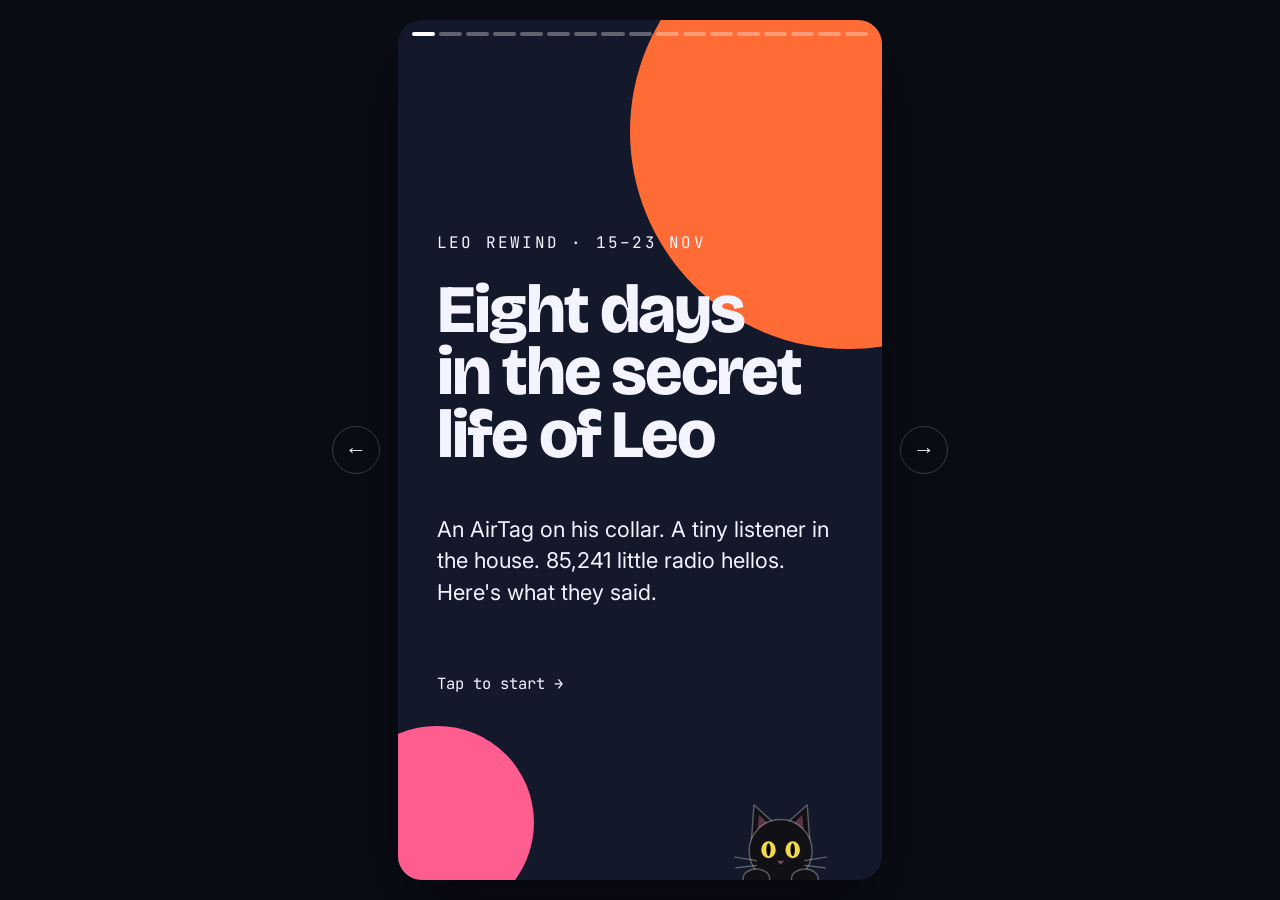
<file: index.html>
<!doctype html>
<html lang="en-GB">
<head>
<meta charset="utf-8">
<meta name="robots" content="noindex, nofollow, noarchive">
<meta name="viewport" content="width=device-width, initial-scale=1, viewport-fit=cover">
<meta name="description" content="Eight days in the secret life of Leo the cat, told through his AirTag: trips, habits, night-owl moments and his cat type.">
<meta property="og:title" content="Leo Rewind">
<meta property="og:description" content="Eight days in the secret life of Leo the cat, told through his AirTag: trips, habits, night-owl moments and his cat type.">
<meta property="og:type" content="website">
<meta name="theme-color" content="#0b0d16">
<link rel="icon" href="data:image/svg+xml,%3Csvg xmlns='http://www.w3.org/2000/svg' viewBox='0 0 100 100'%3E%3Ctext y='.9em' font-size='90'%3E%F0%9F%90%88%3C/text%3E%3C/svg%3E">
<title>Leo Rewind</title>
<link rel="preconnect" href="https://fonts.googleapis.com">
<link rel="stylesheet" href="https://fonts.googleapis.com/css2?family=Bricolage+Grotesque:opsz,wght@12..96,500;12..96,800&family=Inter:wght@400;500;600&family=JetBrains+Mono:wght@500&display=swap">
<style>
/* Layout: a phone-shaped stack of story cards, one fact per card; tap/swipe/arrow through. Deliberately single-theme: each card commits to its own bold colour. */
:root{
  color-scheme:dark;
  --stage:#0b0d16; --white:#ffffff; --dim:rgba(255,255,255,.32);
  --navy:#14182b; --navy-ink:#f3f4ff; --night:#0e1226; --plum:#241a4a;
  --orange:#ff6b35; --orange-ink:#1c0d06; --lemon:#ffd84d; --lemon-ink:#1f1a05;
  --teal:#20c4ac; --teal-ink:#03201c; --pink:#ff5d8f; --pink-ink:#2a0612;
  --lilac:#b9a6ff; --lilac-ink:#170f33; --ice:#e8efff; --ice-ink:#11152a;
  --f-display:"Bricolage Grotesque", "Arial Black", system-ui, sans-serif;
  --f-body:"Inter", system-ui, -apple-system, "Segoe UI", sans-serif;
  --f-mono:"JetBrains Mono", ui-monospace, Menlo, monospace;
}
html,body{height:100%}
*{box-sizing:border-box}
body{margin:0;background:var(--stage);color:var(--white);font-family:var(--f-body);overflow:hidden;
  padding-left:max(16px, env(safe-area-inset-left, 0px));padding-right:max(16px, env(safe-area-inset-right, 0px));padding-block:16px}
.stage{height:100%;display:flex;align-items:center;justify-content:center;gap:18px}
.deck{position:relative;flex:none;min-width:0;width:min(100%, calc((100vh - 32px) * 9 / 16), 484px);width:min(100%, calc((100dvh - 32px) * 9 / 16), 484px);aspect-ratio:9/16;max-height:100%;border-radius:24px;overflow:hidden;container-type:size;
  box-shadow:0 30px 80px rgba(0,0,0,.45);user-select:none;-webkit-user-select:none;touch-action:pan-y;cursor:pointer}
.bars{position:absolute;top:0;left:0;right:0;z-index:5;display:flex;gap:4px;padding:12px 14px 0}
.bars button{flex:1;height:4px;border:0;padding:0;border-radius:2px;background:var(--dim);cursor:pointer}
.bars button.done{background:currentColor}
.bars button:focus-visible{outline:2px solid currentColor;outline-offset:3px}
.card{position:absolute;inset:0;padding:12cqh 8cqw 9cqh;display:flex;flex-direction:column;justify-content:center;gap:3cqh;
  background:var(--bg);color:var(--fg);visibility:hidden;opacity:0;transition:opacity .35s ease, visibility 0s linear .35s;overflow:hidden}
.card.on{visibility:visible;opacity:1;transition:opacity .35s ease}
.card > *{position:relative;z-index:1}
.kicker{font-family:var(--f-mono);font-size:3.3cqw;letter-spacing:.14em;text-transform:uppercase;opacity:.8}
.big{font-family:var(--f-display);font-weight:800;font-size:19cqw;line-height:.92;letter-spacing:-.03em;text-wrap:balance}
.big.md{font-size:14cqw}
.big.sm{font-size:11cqw}
.txt{font-size:4.5cqw;line-height:1.45;max-width:34ch;opacity:.92}
.hint{font-family:var(--f-mono);font-size:3.2cqw;opacity:.7;margin-top:2cqh}
.blob{position:absolute;border-radius:50%;z-index:0;pointer-events:none}
.chips{display:flex;flex-wrap:wrap;gap:2cqw}
.chips span{font-family:var(--f-display);font-weight:500;font-size:3.6cqw;padding:1.4cqw 3cqw;border-radius:999px;border:2px solid currentColor}
.ids{display:flex;flex-direction:column;gap:2cqw;font-family:var(--f-mono);font-size:3.2cqw}
.ids div{display:flex;justify-content:space-between;gap:2cqw;padding:3cqw;border-radius:3cqw;border:2px solid currentColor}
.ids .old{opacity:.45;border-style:dashed}
.clockwrap svg{width:100%;height:auto;display:block}
.clockwrap text{font-family:var(--f-mono);font-size:10px;fill:rgba(255,255,255,.7)}
.week{display:grid;grid-template-columns:auto 1fr;gap:1.6cqh 3cqw;align-items:center;font-family:var(--f-display);font-size:3.3cqw}
.week b{font-weight:600}
.strip{position:relative;height:2.6cqh;border-radius:1cqh;background:#1f2440;overflow:hidden}
.strip span{position:absolute;top:0;bottom:0}
.strip .o{background:var(--orange)} .strip .h{background:#6fa8f0} .strip .n{background:#2e3766}
.axis{grid-column:2;display:flex;justify-content:space-between;font-family:var(--f-mono);font-size:2.6cqw;opacity:.6}
.key{display:flex;gap:4cqw;flex-wrap:wrap;font-size:3.3cqw;opacity:.9}
.key i{display:inline-block;width:3cqw;height:3cqw;border-radius:1cqw;margin-right:1.5cqw;vertical-align:-.3cqw}
.again{align-self:flex-start;font-family:var(--f-display);font-weight:600;font-size:4cqw;padding:2.4cqw 5cqw;border-radius:999px;border:0;background:var(--orange);color:var(--orange-ink);cursor:pointer}
.again:focus-visible{outline:3px solid var(--white);outline-offset:3px}
.fine{font-size:3.1cqw;line-height:1.5;opacity:.6;max-width:42ch}
.nav{width:48px;height:48px;border-radius:50%;border:1px solid rgba(255,255,255,.2);background:transparent;color:var(--white);font-size:22px;cursor:pointer;flex:none}
.nav:hover{background:rgba(255,255,255,.08)}
.nav:focus-visible{outline:2px solid var(--white);outline-offset:3px}
@media (max-width:640px){.nav{display:none}.deck{border-radius:18px}}
.tip{position:fixed;pointer-events:none;z-index:20;background:#fff;color:#111;padding:6px 10px;border-radius:8px;font-size:13px;max-width:220px}
@media (prefers-reduced-motion: no-preference){
  .card.on .r{animation:rise .55s cubic-bezier(.2,.8,.2,1) both;animation-delay:calc(var(--d,0) * 110ms)}
  .card.on .blob{animation:float 9s ease-in-out infinite alternate}
}
@keyframes rise{from{transform:translateY(18px);opacity:0}to{transform:none;opacity:1}}
@keyframes float{to{transform:translate(4%,-5%) scale(1.06)}}

/* Leo the cat */
.cat{width:100%;color:inherit}
.cat svg{display:block;width:100%;height:auto;max-height:24cqh;overflow:visible}
.cat.sm svg{max-height:16cqh}
.card > .cat.abs{position:absolute;right:6cqw;bottom:0;width:30cqw;z-index:1}
.tail-f,.tail-s,.dangle,.wave,.leg,.eyes,.yawn,.breathe,.nod,.case,.z,.steam path,.peek,.sun,.ghost,.fresh{transform-box:fill-box}
.tail-f{transform-origin:0% 100%} .tail-s{transform-origin:100% 100%} .dangle{transform-origin:0% 0%}
.wave{transform-origin:50% 100%} .leg{transform-origin:50% 0%} .eyes{transform-origin:50% 50%}
.yawn{transform-origin:50% 0%;transform:scale(.25)} .breathe{transform-origin:50% 100%} .nod{transform-origin:0% 100%}
.ghost{opacity:.35} .z{opacity:0}
@media (prefers-reduced-motion: no-preference){
  .card.on .tail-f{animation:swayF 2.6s ease-in-out infinite alternate}
  .card.on .tail-s{animation:swayS 1.4s ease-in-out infinite alternate}
  .card.on .dangle{animation:dangle 2.2s ease-in-out infinite alternate}
  .card.on .eyes{animation:blink 4.6s infinite}
  .card.on .walk .la{animation:legA .55s ease-in-out infinite alternate} .card.on .walk .lb{animation:legB .55s ease-in-out infinite alternate}
  .card.on .run .la{animation:legA2 .22s ease-in-out infinite alternate} .card.on .run .lb{animation:legB2 .22s ease-in-out infinite alternate}
  .card.on .walk .bob{animation:bob .55s ease-in-out infinite alternate}
  .card.on .mover{animation:cross var(--dur,10s) linear infinite}
  .card.on .peek{animation:peek 1.1s cubic-bezier(.2,.9,.2,1) both .3s}
  .card.on .yawn{animation:yawn 4s ease-in-out infinite}
  .card.on .sun{animation:sun 5s ease-out both}
  .card.on .steam path{animation:steam 2.4s ease-in-out infinite}
  .card.on .hills{animation:hills var(--dur,6s) linear infinite}
  .card.on .star{animation:twinkle 2.6s ease-in-out infinite}
  .card.on .breathe{animation:breathe 3.2s ease-in-out infinite alternate}
  .card.on .z{animation:zz 3s ease-out infinite}
  .card.on .ghost{animation:ghost 3s ease-in-out infinite alternate}
  .card.on .fresh{animation:fresh 3s ease-in-out infinite alternate}
  .card.on .wave{animation:waveP .5s ease-in-out infinite alternate}
  .card.on .nod{animation:nod .7s ease-in-out infinite alternate}
  .card.on .case{animation:swing .55s ease-in-out infinite alternate;transform-origin:50% 0%}
}
@keyframes swayF{from{transform:rotate(-6deg)}to{transform:rotate(9deg)}}
@keyframes swayS{from{transform:rotate(-10deg)}to{transform:rotate(12deg)}}
@keyframes dangle{from{transform:rotate(-10deg)}to{transform:rotate(12deg)}}
@keyframes blink{0%,93%,100%{transform:scaleY(1)}96%{transform:scaleY(.1)}}
@keyframes legA{from{transform:rotate(24deg)}to{transform:rotate(-24deg)}} @keyframes legB{from{transform:rotate(-24deg)}to{transform:rotate(24deg)}}
@keyframes legA2{from{transform:rotate(40deg)}to{transform:rotate(-40deg)}} @keyframes legB2{from{transform:rotate(-40deg)}to{transform:rotate(40deg)}}
@keyframes bob{from{transform:translateY(0)}to{transform:translateY(2px)}}
@keyframes cross{from{transform:translateX(var(--from,-150px))}to{transform:translateX(420px)}}
@keyframes peek{from{transform:translateY(70px)}to{transform:translateY(0)}}
@keyframes yawn{0%,55%,100%{transform:scale(.25)}70%,85%{transform:scale(1.25)}}
@keyframes sun{from{transform:translateY(46px)}to{transform:translateY(0)}}
@keyframes steam{0%{opacity:0;transform:translateY(6px)}40%{opacity:.8}100%{opacity:0;transform:translateY(-10px)}}
@keyframes hills{from{transform:translateX(0)}to{transform:translateX(var(--step,-200px))}}
@keyframes twinkle{0%,100%{opacity:.3}50%{opacity:1}}
@keyframes breathe{from{transform:scale(1)}to{transform:scale(1.04,1.06)}}
@keyframes zz{0%{opacity:0;transform:translate(0,6px)}30%{opacity:1}100%{opacity:0;transform:translate(10px,-18px)}}
@keyframes ghost{from{opacity:.85}to{opacity:.12}}
@keyframes fresh{from{opacity:.25}to{opacity:1}}
@keyframes waveP{from{transform:rotate(-14deg)}to{transform:rotate(18deg)}}
@keyframes nod{from{transform:translateY(0)}to{transform:translateY(4px)}}
@keyframes swing{from{transform:rotate(-8deg)}to{transform:rotate(8deg)}}
</style>
</head>
<body>

<div class="stage">
  <button class="nav" id="prev" aria-label="Previous card">←</button>
  <main class="deck" id="deck" aria-roledescription="story" aria-label="Leo Rewind">
    <div class="bars" id="bars"></div>

    <section class="card" style="--bg:var(--navy);--fg:var(--navy-ink)">
      <div class="blob" style="width:90cqw;height:90cqw;right:-38cqw;top:-22cqw;background:var(--orange)"></div>
      <div class="blob" style="width:40cqw;height:40cqw;left:-12cqw;bottom:-8cqw;background:var(--pink)"></div>
      <div class="kicker r">Leo Rewind · 15–23 Nov</div>
      <div class="big md r" style="--d:1">Eight days in the secret life of Leo</div>
      <p class="txt r" style="--d:2">An AirTag on his collar. A tiny listener in the house. 85,241 little radio hellos. Here's what they said.</p>
      <div class="hint r" style="--d:3">Tap to start →</div>
      <div class="cat abs" data-scene="peek"></div>
    </section>

    <section class="card" style="--bg:var(--orange);--fg:var(--orange-ink)">
      <div class="blob" style="width:70cqw;height:70cqw;left:-25cqw;top:-20cqw;background:var(--lemon)"></div>
      <div class="kicker r">Total time outdoors</div>
      <div class="big r" style="--d:1"><span data-count="83">83</span> hours</div>
      <p class="txt r" style="--d:2">That's 10½ hours a day out in the world, doing who knows what.</p>
      <div class="cat r " style="--d:3" data-scene="stroll"></div>
    </section>

    <section class="card" style="--bg:var(--lemon);--fg:var(--lemon-ink)">
      <div class="blob" style="width:80cqw;height:80cqw;right:-30cqw;bottom:-25cqw;background:var(--teal)"></div>
      <div class="kicker r">Trips out</div>
      <div class="big r" style="--d:1;font-size:42cqw"><span data-count="23">23</span></div>
      <p class="txt r" style="--d:2">About three a day. Daytime trips last around 4 hours. Evening strolls, about one.</p>
      <div class="cat r " style="--d:3" data-scene="dash"></div>
    </section>

    <section class="card" style="--bg:var(--navy);--fg:var(--navy-ink)">
      <div class="kicker r">Leo's day as a clock</div>
      <div class="clockwrap r" style="--d:1"><svg id="clock" viewBox="-170 -170 340 340" role="img" aria-label="24-hour clock of how often Leo is out at each hour"></svg></div>
      <p class="txt r" style="--d:2">The brighter the orange, the more likely he's out. See the solid band around lunchtime? That's a cat with plans.</p>
    </section>

    <section class="card" style="--bg:var(--teal);--fg:var(--teal-ink)">
      <div class="blob" style="width:60cqw;height:60cqw;right:-15cqw;top:-10cqw;background:var(--lemon)"></div>
      <div class="kicker r">The early riser</div>
      <div class="big r" style="--d:1">6:18<span style="font-size:.45em">am</span></div>
      <p class="txt r" style="--d:2">His earliest start (Friday). On weekdays he's out between 6:15 and 7:35. At the weekend he had a 9:38am Sunday lie-in. We think that one was on us.</p>
      <div class="cat r " style="--d:3" data-scene="sunrise"></div>
    </section>

    <section class="card" style="--bg:var(--pink);--fg:var(--pink-ink)">
      <div class="blob" style="width:95cqw;height:95cqw;left:-40cqw;bottom:-45cqw;background:var(--orange)"></div>
      <div class="kicker r">Lunch plans</div>
      <div class="big r" style="--d:1">Never home.</div>
      <p class="txt r" style="--d:2">Between noon and 2pm he was out on 8 days out of 8. Lunch is strictly a business affair.</p>
      <div class="cat r " style="--d:3" data-scene="away"></div>
    </section>

    <section class="card" style="--bg:var(--lilac);--fg:var(--lilac-ink)">
      <div class="blob" style="width:55cqw;height:55cqw;right:-18cqw;top:8cqh;background:var(--pink)"></div>
      <div class="kicker r">Signature move</div>
      <div class="big md r" style="--d:1">The pop-in</div>
      <p class="txt r" style="--d:2">On 5 mornings out of 8 he dropped in around 10:30, spent 15 to 30 minutes near the snack spot, and left again. No small talk.</p>
      <div class="cat r " style="--d:3" data-scene="eat"></div>
    </section>

    <section class="card" style="--bg:var(--orange);--fg:var(--orange-ink)">
      <div class="blob" style="width:75cqw;height:75cqw;right:-28cqw;bottom:-20cqw;background:var(--pink)"></div>
      <div class="kicker r">Home for tea</div>
      <div class="big r" style="--d:1;font-size:34cqw">4pm</div>
      <p class="txt r" style="--d:2">On all 7 full days, his big trip ended between 2:40 and 4:50pm. You could set a clock by him.</p>
      <div class="cat r " style="--d:3" data-scene="tea"></div>
    </section>

    <section class="card" style="--bg:var(--navy);--fg:var(--navy-ink)">
      <div class="blob" style="width:85cqw;height:85cqw;left:-30cqw;top:-25cqw;background:var(--teal);opacity:.9"></div>
      <div class="kicker r">Longest adventure</div>
      <div class="big r" style="--d:1">7h 23m</div>
      <p class="txt r" style="--d:2">Monday the 16th, from 7:33am to 2:57pm. Where did he go? He's not saying.</p>
      <div class="cat r " style="--d:3" data-scene="hike"></div>
    </section>

    <section class="card" style="--bg:var(--lemon);--fg:var(--lemon-ink)">
      <div class="blob" style="width:65cqw;height:65cqw;left:-20cqw;bottom:-15cqw;background:var(--orange)"></div>
      <div class="kicker r">Busiest day</div>
      <div class="big md r" style="--d:1">Wednesday</div>
      <p class="txt r" style="--d:2">14 hours outside across 5 trips. The last one started at 10:10pm.</p>
      <div class="cat r " style="--d:3" data-scene="door"></div>
    </section>

    <section class="card" style="--bg:var(--night);--fg:var(--navy-ink)">
      <div class="blob" style="width:38cqw;height:38cqw;right:8cqw;top:12cqh;background:#f5e9b8;box-shadow:0 0 80px rgba(245,233,184,.35)"></div>
      <div class="kicker r">Night owl</div>
      <div class="big r" style="--d:1">12:29<span style="font-size:.45em">am</span></div>
      <p class="txt r" style="--d:2">Midnight is lights out. Twice this week, Leo disagreed. Friday's homecoming was the latest of all.</p>
      <div class="cat r " style="--d:3" data-scene="moon"></div>
    </section>

    <section class="card" style="--bg:var(--plum);--fg:var(--navy-ink)">
      <div class="blob" style="width:70cqw;height:70cqw;left:-25cqw;bottom:-18cqw;background:var(--lilac);opacity:.85"></div>
      <div class="kicker r">Favourite spot</div>
      <div class="big md r" style="--d:1">The landing</div>
      <p class="txt r" style="--d:2">The chair on the upstairs landing and the landing windowsill. His evenings and nights read just like them.</p>
      <div class="cat r " style="--d:3" data-scene="chair"></div>
    </section>

    <section class="card" style="--bg:var(--teal);--fg:var(--teal-ink)">
      <div class="blob" style="width:80cqw;height:80cqw;right:-35cqw;top:-25cqw;background:var(--lilac)"></div>
      <div class="kicker r">Deepest sleep</div>
      <div class="big r" style="--d:1">1h 42m</div>
      <p class="txt r" style="--d:2">Not a single twitch from 2:13am on Saturday, right after his midnight adventure. Worth it.</p>
      <div class="cat r " style="--d:3" data-scene="sleep"></div>
    </section>

    <section class="card" style="--bg:var(--ice);--fg:var(--ice-ink)">
      <div class="kicker r">Case file · Saturday 9:45pm</div>
      <div class="big md r" style="--d:1">Two Leos?!</div>
      <div class="cat r sm" style="--d:2" data-scene="twins"></div>
      <p class="txt r" style="--d:2">The radar briefly showed two Leos. No impostor: his AirTag swaps its ID about 50 times a day for privacy, and for 15 seconds the radar showed the old ID and the new one together.</p>
      <div class="ids r" style="--d:3"><div class="old"><span>Leo · c9:af…</span><span>9:45:07</span></div><div><span>Leo · e1:7f…</span><span>9:45:09</span></div></div>
    </section>

    <section class="card" style="--bg:var(--navy);--fg:var(--navy-ink)">
      <div class="kicker r">The whole week, drawn out</div>
      <div class="week r" style="--d:1" id="week"></div>
      <div class="key r" style="--d:2"><span><i style="background:var(--orange)"></i>Out</span><span><i style="background:#6fa8f0"></i>Home</span><span><i style="background:#2e3766"></i>In for the night</span></div>
      <div class="cat r sm" style="--d:3" data-scene="tiny"></div>
    </section>

    <section class="card" style="--bg:var(--pink);--fg:var(--pink-ink)">
      <div class="blob" style="width:90cqw;height:90cqw;right:-35cqw;top:-30cqw;background:var(--lemon)"></div>
      <div class="kicker r">Leo's cat type</div>
      <div class="big md r" style="--d:1">The Commuter</div>
      <p class="txt r" style="--d:2">Out early. Never home for lunch. Back for tea at four. Leo isn't a wanderer; he's a nine-to-five cat with a very important job somewhere.</p>
      <div class="chips r" style="--d:3"><span>Early riser</span><span>Creature of habit</span><span>Part-time night owl</span><span>Landing loyalist</span></div>
      <div class="cat r " style="--d:4" data-scene="commute"></div>
    </section>

    <section class="card" style="--bg:var(--navy);--fg:var(--navy-ink)">
      <div class="blob" style="width:70cqw;height:70cqw;left:-20cqw;top:-18cqw;background:var(--orange)"></div>
      <div class="cat r sm" data-scene="wave"></div>
      <div class="big md r">See you next week, Leo.</div>
      <p class="fine r" style="--d:1">Made with an ESP32 microcontroller listening for Apple Find My Bluetooth signals, plus notes tapped in whenever we saw him. "Out" means the listener couldn't hear him for 30 minutes, so a nap in a quiet corner can sometimes look like a trip. 15–23 November, UK time.</p>
      <button class="again r" style="--d:2" id="again">Watch again ↺</button>
    </section>
  </main>
  <button class="nav" id="next" aria-label="Next card">→</button>
</div>
<div class="tip" id="tip" hidden></div>

<script type="application/json" id="data">{"byhour":[0.062,0.0,0.0,0.0,0.0,0.0,0.208,0.548,0.748,0.881,0.81,0.967,1.0,1.0,0.952,0.786,0.362,0.287,0.421,0.463,0.475,0.283,0.227,0.2],"ribbon":[{"day":"2026-11-15","s":[null,null,null,null,null,null,null,null,null,null,null,null,null,null,null,null,null,null,null,null,null,null,null,null,null,null,null,null,null,null,null,null,null,null,null,null,null,null,null,null,null,null,null,null,null,null,null,null,null,null,null,null,null,null,null,null,null,null,null,null,null,null,null,null,null,null,null,null,null,null,null,null,null,null,null,null,null,null,null,null,null,null,null,null,null,null,null,null,null,null,null,null,null,null,null,null,null,null,null,null,null,null,null,null,null,null,null,null,null,null,null,null,null,null,null,null,null,null,null,null,null,null,null,null,null,null,null,null,null,null,null,null,null,null,null,null,null,null,null,null,null,null,null,null,null,null,null,null,null,null,null,null,null,null,null,null,null,null,null,null,null,null,null,null,null,null,null,null,null,null,null,null,null,null,null,null,null,null,null,null,null,null,null,null,null,null,null,-97,-96,-92,-90,-81,-52,-28,-30,-31,-40,-41,-35,-34,-39,-70,-76,-54,-71,-50,-51,-54,-36,-28,-56,"o","o","o","o","o","o","o","o","o","o","o","o","o","o","o","o","o","o","o","o","o","o","o","o","o","o","o","o","o","o","o","o","o","o","o","o","o","o","o","o","o","o","o","o","o","o","o","o","o","o","o","o","o","o","o","o","o","o","o","o","o","o","o","o","o","o","o",-78,-81,-80,-79,-93,-94,-91,-77,-75,-64]},{"day":"2026-11-16","s":[-80,-80,-76,-65,-81,-92,-96,-96,-96,"u",-96,-97,-96,-99,-98,-98,"u","u","u","u",-100,-99,-99,"u",-99,"u","u","u","u",-97,-97,-100,-99,-99,-99,-99,-98,-98,-100,-102,-100,"u","u","u","u","u","u","u","u","u","u","u","u",-98,-97,-102,"u",-100,"u","u",-100,"u","u","u","u",-99,"u","u",-98,"u",-96,-99,"u",-97,-98,-95,-97,-98,-94,-96,-97,-96,-97,-95,-93,-95,-95,-80,-84,-74,-66,"o","o","o","o","o","o","o","o","o","o","o","o","o","o","o","o","o","o","o","o","o","o","o","o","o","o","o","o","o","o","o","o","o","o","o","o","o","o","o","o","o","o","o","o","o","o","o","o","o","o","o","o","o","o","o","o","o","o","o","o","o","o","o","o","o","o","o","o","o","o","o","o","o","o","o","o","o","o","o","o","o","o","o","o","o","o","o","o",-72,-82,-74,-94,-99,-68,-64,-86,"o","o","o","o","o","o","o","o","o","o","o","o","o","o","o","o","o","o","o","o","o","o","o","o","o","o","o","o","o","o","o","o","o","o","o","o","o","o","o","o","o","o","o","o","o","o","o","o","o","o","o","o","o","o","o","o","o","o","o","o","o","o","o","o","o","o","o",-80,-84,-96,-84,-78,-85,-72,-78,-83,-75,-67,-82,-79,-92,-98,-84,-83,-82,-86,-78,-92,-99,-94,"u","u",-95,-96,-95,-78,-80,-96,-95,-95,-95]},{"day":"2026-11-17","s":[-93,-95,-76,-84,-82,-95,-100,-95,"u",-100,"u",-96,-92,-94,-90,-90,-93,"u",-99,-93,-92,-92,-92,-91,-91,-91,-75,-98,-97,-93,-93,-92,-92,-97,-97,-95,-96,-100,-100,-101,"u",-90,-89,-90,-90,-94,-93,-92,-92,-92,-92,-89,-86,-89,-89,-93,-93,-93,-95,-94,-94,-94,-96,-94,-96,-97,-98,-76,-93,-98,-96,-91,-85,-88,-81,-86,-81,-77,"o","o","o","o","o","o","o","o","o","o","o","o","o","o","o","o","o","o","o","o","o","o","o","o","o","o","o","o","o","o","o","o","o","o","o","o","o","o","o","o","o","o","o","o","o",-83,-72,"o","o","o","o","o","o","o","o","o","o","o","o","o","o","o","o","o","o","o","o","o","o","o","o","o","o","o","o","o","o","o","o","o","o","o","o","o","o","o","o","o","o","o","o","o","o","o","o","o","o","o","o","o","o","o","o","o","o","o","o","o","o","o","o","o","o","o",-94,-83,-77,-83,-82,-91,-68,-91,-98,"u",-95,-98,"u","u","u","u",-97,-98,-98,-98,-97,-94,-99,-99,-99,-95,-98,-96,-96,-97,-99,-98,"u","u","u",-96,-100,-100,-99,-100,-98,-99,-97,-96,-98,-100,-98,-100,-98,-99,-92,-87,-79,-76,-65,-93,"u","u","u","u","u",-98,-100,"u",-98,-101,-93,-83,-78,-93,-96,-95,-79,-80,-80,-79,-82,-65,-70,-73,-83,-79,-88,-66,-91,-92,-81,-74,-91,-91,-90,-92,-90,-93,-95,-94]},{"day":"2026-11-18","s":[-98,-99,"u","u","u","u",-97,-98,-102,-101,-97,-96,"u","u","u","u",-96,-96,-97,-96,"u",-98,-99,-99,-98,"u",-95,-94,-96,-95,-94,-95,-97,-96,-97,-97,-96,-94,-94,-94,-95,-98,-100,-100,-99,-99,-96,-99,-100,-99,-98,-98,-98,-98,-99,"u",-96,-96,-98,-98,-99,-98,-97,-97,-95,-98,-98,-98,"u","u",-98,-97,-88,-90,-92,-82,-82,-78,"o","o","o","o","o","o","o","o","o","o","o","o","o","o","o","o","o","o","o","o","o","o","o","o","o","o","o","o","o","o","o","o","o","o","o","o","o","o","o","o","o","o","o","o","o","o","o","o",-77,-78,-80,-70,"o","o","o","o","o","o","o","o","o","o","o","o","o","o","o","o","o","o","o","o","o","o","o","o","o","o","o","o","o","o","o","o","o","o","o","o","o","o","o","o","o","o","o","o","o","o","o","o","o","o","o","o","o","o","o","o","o",-78,-82,-82,-90,"u","u",-96,"u",-93,-77,-80,-76,-79,-96,-100,-103,-98,-95,"u","u",-96,-96,"o","o","o","o","o","o","o","o","o","o","o","o","o","o","o","o","o","o","o","o","o","o","o","o","o","o","o","o","o","o","o","o",-81,-67,"o","o","o","o","o","o","o","o","o","o","o","o","o","o","o",-84,-75,-77,-70,-82,-79,-72,"u","o","o","o","o","o","o","o","o","o","o","o","o","o","o","o","o","o","o","o",-82,-83,-96]},{"day":"2026-11-19","s":[-95,-94,-93,-93,-93,-92,-82,-80,-85,-96,-96,-94,-96,"u",-97,-96,-94,-94,-94,-94,-93,-94,-97,-96,-97,-91,-89,-97,-97,-99,-100,-97,-98,-97,-100,-92,-91,-96,-97,-92,-91,-94,-97,-96,"u","u","u",-98,-97,-98,-98,-93,-94,-94,-92,-95,-96,-94,-97,-98,-98,-92,-93,-93,-93,-93,-96,-95,-95,-95,-96,-97,-99,-99,-99,-93,-94,-94,-93,-83,-82,-84,-84,-78,-80,-78,-96,"o","o","o","o","o","o","o","o","o","o","o","o","o","o","o","o","o","o","o","o","o","o","o","o","o","o","o","o","o","o","o","o","o","o","o","o","o","o","o","o","o","o","o","o","o","o","o","o",-77,-79,-78,"o","o","o","o","o","o","o","o","o","o","o","o","o","o","o","o","o","o","o","o","o","o","o","o","o","o","o","o","o","o","o","o","o","o","o","o","o","o","o","o","o","o","o","o","o","o","o","o","o","o","o","o","o","o","o","o","o","o","o","o","o","o","o",-80,-80,-88,-78,"o","o","o",-82,-82,-80,-80,-92,-92,-93,-94,-92,-92,-92,-92,-92,-92,-94,-92,-92,-92,-91,-93,-94,-93,-93,-81,-82,-92,-92,-92,-62,-94,-94,-91,-92,-93,-94,-94,-95,-98,-98,-91,-92,-94,-96,-96,-91,-92,-93,-93,-93,-93,-90,-91,-92,-92,-92,-92,-92,-90,-90,-91,-92,-92,-91,-92,-92,-90,-90,-93,-94,-94,-82,-81,-64,-68,-54,-71,-83,-100,-95,-99]},{"day":"2026-11-20","s":[-100,-95,-95,-96,-93,-92,-91,-92,-91,-92,-93,-100,-96,-95,-93,-93,-94,-92,-93,-94,-96,-95,-94,-96,-96,-91,-91,-91,-92,-91,-94,-97,-91,-98,-99,-93,-93,-95,-102,-100,-101,-90,-95,-96,-96,-97,-98,"u",-92,-92,-68,-94,-94,-96,-98,-92,-98,-97,-92,-92,-97,-91,-95,-92,-90,-89,-96,-92,-90,-87,-86,-73,-82,-94,-91,-94,"o","o","o","o","o","o","o","o","o","o","o","o","o","o","o","o","o","o","o","o","o","o","o",-83,-79,-82,-83,-78,-79,-80,-90,-96,"u","u",-95,-92,"o","o","o","o","o","o","o","o","o","o","o","o","o","o","o","o","o","o","o","o","o","o","o","o","o","o","o","o","o","o","o","o","o","o","o","o","o","o","o","o","o","o","o","o","o","o","o","o","o","o","o","o","o","o","o","o","o","o","o","o","o","o","o","o","o","o","o","o","o","o","o","o","o","o","o","o","o","o","o","o","o","o","o",-82,-79,-80,-70,-77,-75,-90,-92,-90,-92,"u",-98,-98,-96,-97,-98,-98,-95,-97,-97,-96,-98,-83,-83,-94,-100,-100,-99,-100,-100,-100,-92,-92,-92,-93,"u","u","u",-97,-95,-96,-95,-94,-95,-97,-97,-97,-93,-94,-99,-98,-98,"u","u","u",-100,-98,-99,"u","u",-96,-95,-95,-96,-96,"u","u","u","u",-97,-93,-84,-74,-90,-97,-97,-97,-81,-80,-60,-72,"u","u","u",-95,"o","o","o","o","o","o","o","o"]},{"day":"2026-11-21","s":["o","o","o","o","o","o",-76,-80,-86,-90,-92,-93,-93,-93,-95,-96,-96,-97,-97,-98,-98,-98,-92,-93,-94,-94,-92,-91,-91,-93,-92,-92,-94,-92,-93,-91,-91,-91,-91,-91,-93,-93,-94,-93,-94,-93,-92,-91,-91,-93,-92,-92,-92,-94,-93,-94,-94,-92,-92,-93,-92,-92,-95,-94,-94,-94,-97,-97,-94,-93,-92,-98,-96,-94,-94,-92,-86,-89,-91,-96,-93,-91,-84,-90,-87,-80,-84,-84,"u","u",-90,"u","u",-92,"o","o","o","o","o","o","o","o","o","o","o","o","o","o","o","o","o","o","o","o","o","o","o","o","o","o","o","o","o","o","o",-88,-72,-70,-80,-73,-74,"o","o","o","o","o","o","o","o","o","o","o","o","o","o","o","o","o","o","o","o","o","o","o","o","o","o","o","o","o","o","o","o","o","o","o","o","o","o","o","o","o","o","o","o","o","o",-83,-86,-86,-88,-85,"o","o","o","o","o","o","o","o","o","o","o","o","o",-83,-80,-92,-91,-92,-94,-93,-92,-95,-93,-92,-91,-98,-98,-98,-94,-93,-91,-93,-92,-92,-91,-90,-87,-92,-92,-95,-95,-91,-91,-93,-93,-94,-94,-91,-91,-91,-91,-92,-92,-89,-90,-90,"o","o","o","o","o","o","o","o","o","o","o","o","o","o","o","o","o","o","o","o","o","o",-84,-76,-72,-72,-62,-58,-82,-71,-86,-92,-94,-95,-95,-96,-97,-94,-90,-92,-92,-96,-95,-98,-94,-95,-95,-91,-90,-91]},{"day":"2026-11-22","s":[-90,-91,-91,-93,-90,-96,-82,-91,-92,-91,-95,-96,-96,-96,-97,-95,-100,"u",-101,-100,-88,-89,-89,-90,-91,-90,-90,-92,-100,-94,"u","u","u","u",-91,-91,-96,-97,-97,-97,-94,-94,-96,-97,-95,-98,"u",-93,-90,-90,-90,-87,-88,-90,-89,-91,-90,-91,-96,-95,-94,-100,-99,-97,"u",-90,-90,-90,-94,-95,-93,-91,-91,-100,-97,-97,-97,-91,-92,-92,-91,-91,-89,-91,-89,-94,-94,-91,-82,-83,-85,-87,-92,-91,-92,-78,-81,-83,-83,-88,-85,-80,-85,-85,-83,-83,-87,-87,-81,-82,-85,-86,-85,-89,-82,-88,"o","o","o","o","o","o","o","o","o","o","o","o","o","o","o","o","o","o","o","o","o","o","o","o","o","o","o","o","o","o","o","o","o","o","o","o","o","o","o","o","o","o","o","o","o","o","o","o","o","o","o","o","o","o","o","o","o","o","o","o","o","o","o","o","o","o","o","o","o","o","o","o","o","o","o","o","o","o","o","o","o","o","o","o",-81,-86,-69,-66,-66,-76,-87,"u","u","u","u",-83,-82,-86,-81,-86,-96,-81,-84,"u","u","u",-84,-88,"o","o","o","o","o","o","o","o","o","o",-80,-85,-94,-94,-92,-96,"u","u",-92,-92,-91,-91,-92,-93,-92,-97,-96,-98,-99,-99,-99,-98,-97,-97,-97,-97,-96,-99,-96,-97,-96,-98,"u",-96,-93,-76,-78,-80,-92,-95,-97,-98,-98,-97,-94,-96,-76,-88,-90,-90,-90,-95,-95,-89]},{"day":"2026-11-23","s":[-92,-91,-92,-91,-92,-92,-92,-93,-92,-99,-93,-92,-93,-92,-91,-93,-94,-95,-94,-94,-94,-95,-90,-93,-89,-88,-88,-88,-88,-93,-92,-91,-92,-92,-92,-93,-92,-92,-91,-91,-98,-97,-98,-96,-94,-91,-92,-92,-92,-92,-90,-90,-95,-95,-95,-94,-96,-98,-94,-94,-93,-94,-92,-93,-92,-92,-91,-92,-91,-92,-90,-89,-89,-88,-88,-89,-93,-92,-92,-92,-96,-95,-95,-93,-97,-94,-93,-93,-95,-96,-97,-98,-94,-93,-95,-94,-90,-82,-80,-79,"o","o","o","o","o","o","o","o","o","o","o","o","o","o","o","o","o","o","o","o","o","o","o","o","o","o","o",-79,-85,-68,-64,"o","o","o","o","o","o","o","o","o","o","o","o","o","o","o","o","o","o","o","o","o","o","o","o",null,null,null,null,null,null,null,null,null,null,null,null,null,null,null,null,null,null,null,null,null,null,null,null,null,null,null,null,null,null,null,null,null,null,null,null,null,null,null,null,null,null,null,null,null,null,null,null,null,null,null,null,null,null,null,null,null,null,null,null,null,null,null,null,null,null,null,null,null,null,null,null,null,null,null,null,null,null,null,null,null,null,null,null,null,null,null,null,null,null,null,null,null,null,null,null,null,null,null,null,null,null,null,null,null,null,null,null,null,null,null,null,null,null,null,null,null,null,null,null,null,null,null,null,null,null,null,null,null,null,null,null,null]}]}</script>
<script>
const D=JSON.parse(document.getElementById('data').textContent);
const NS='http://www.w3.org/2000/svg';
const el=(t,a,p)=>{const e=document.createElementNS(NS,t);for(const k in a)e.setAttribute(k,a[k]);p&&p.appendChild(e);return e;};
const hr=h=>(h%12||12)+(h<12?'am':'pm');
const d8=t=>new Date(t*1000);
const DOW=['Sun','Mon','Tue','Wed','Thu','Fri','Sat'];
const tip=document.getElementById('tip');
const show=(ev,h)=>{tip.textContent=h;tip.hidden=false;const w=tip.offsetWidth;let x=ev.clientX+12;if(x+w>innerWidth-8)x=ev.clientX-w-12;tip.style.left=x+'px';tip.style.top=(ev.clientY-40)+'px';};
const hide=()=>tip.hidden=true;
const reduce=matchMedia('(prefers-reduced-motion: reduce)').matches;

// clock
(function(){
  const svg=document.getElementById('clock'),R0=78,R1=140,gap=.012,pt=(r,a)=>[r*Math.cos(a),r*Math.sin(a)];
  const ramp=['#3b2620','#6e3420','#b4481f','#ff6b35','#ffb48c'];
  D.byhour.forEach((v,h)=>{
    const a0=h/24*2*Math.PI-Math.PI/2+gap,a1=(h+1)/24*2*Math.PI-Math.PI/2-gap;
    const [x0,y0]=pt(R1,a0),[x1,y1]=pt(R1,a1),[x2,y2]=pt(R0,a1),[x3,y3]=pt(R0,a0);
    const night=h<6&&v<.1,l=v<.15?0:v<.35?1:v<.6?2:v<.85?3:4;
    const p=el('path',{d:`M${x0},${y0}A${R1},${R1} 0 0 1 ${x1},${y1}L${x2},${y2}A${R0},${R0} 0 0 0 ${x3},${y3}Z`,fill:night?'#2e3766':ramp[l]},svg);
    p.addEventListener('mousemove',ev=>show(ev,night?`${hr(h)}–${hr((h+1)%24)}: in for the night`:`${hr(h)}–${hr((h+1)%24)}: out ${Math.round(v*100)}% of the time`));
    p.addEventListener('mouseleave',hide);
  });
  [[0,'midnight'],[6,'6am'],[12,'noon'],[18,'6pm']].forEach(([h,l])=>{const a=h/24*2*Math.PI-Math.PI/2,[x,y]=pt(156,a);
    el('text',{x,y:y+3.5,'text-anchor':h===6?'start':h===18?'end':'middle'},svg).textContent=l;});
  
})();

// week strip
(function(){
  const w=document.getElementById('week');
  D.ribbon.forEach(row=>{
    const t0=Date.UTC(+row.day.slice(0,4),+row.day.slice(5,7)-1,+row.day.slice(8,10))/1000,dd=d8(t0);
    const b=document.createElement('b');b.textContent=`${DOW[dd.getUTCDay()]} ${dd.getUTCDate()}`;w.appendChild(b);
    const s=document.createElement('div');s.className='strip';w.appendChild(s);
    const cls=(v,i)=>v===null?null:v==='o'?'o':(i<72?'n':'h');
    let i=0;while(i<288){const c=cls(row.s[i],i);let j=i;while(j<288&&cls(row.s[j],j)===c)j++;
      if(c){const sp=document.createElement('span');sp.className=c;sp.style.left=(i/288*100)+'%';sp.style.width=((j-i)/288*100)+'%';s.appendChild(sp);}i=j;}
  });
  const ax=document.createElement('div');ax.className='axis';ax.innerHTML='<span>12am</span><span>6am</span><span>noon</span><span>6pm</span><span>12am</span>';w.appendChild(ax);
})();

// ---------- Leo, the black cat: drawn from simple shapes, one scene per card ----------
const CAT='#111115', RIM='rgba(255,255,255,.3)', EYE='#f2d64b', COL='#ff6b35', TAG='#f4f4f4';
const SW=`stroke="${RIM}" stroke-width="1.2"`;
const eyesOpen=(l,r,y,glow)=>`<g class="eyes">${glow?`<circle cx="${l}" cy="${y}" r="11" fill="${EYE}" opacity=".2"/><circle cx="${r}" cy="${y}" r="11" fill="${EYE}" opacity=".2"/>`:''}<ellipse cx="${l}" cy="${y}" rx="6" ry="7" fill="${EYE}"/><ellipse cx="${r}" cy="${y}" rx="6" ry="7" fill="${EYE}"/><ellipse cx="${l}" cy="${y}" rx="1.8" ry="5.4" fill="#000"/><ellipse cx="${r}" cy="${y}" rx="1.8" ry="5.4" fill="#000"/></g>`;
const eyesShut=(l,r,y)=>`<g fill="none" stroke="rgba(255,255,255,.6)" stroke-width="2" stroke-linecap="round"><path d="M${l-6} ${y} q6 4 12 0"/><path d="M${r-6} ${y} q6 4 12 0"/></g>`;
function head(o={}){ // centre (60,58), r 26
  return `<polygon points="36,48 38,20 57,37" fill="${CAT}" ${SW} stroke-linejoin="round"/><polygon points="84,48 82,20 63,37" fill="${CAT}" ${SW} stroke-linejoin="round"/>
  <polygon points="41,41 42,28 51,37" fill="#5a3344"/><polygon points="79,41 78,28 69,37" fill="#5a3344"/>
  <circle cx="60" cy="58" r="26" fill="${CAT}" ${SW}/>${o.closed?eyesShut(50,70,58):eyesOpen(50,70,57,o.glow)}
  <path d="M57 66 h6 l-3 3.5z" fill="#7a4a5a"/>
  <g stroke="rgba(255,255,255,.35)" stroke-width="1" stroke-linecap="round"><line x1="40" y1="66" x2="22" y2="63"/><line x1="40" y1="70" x2="23" y2="72"/><line x1="80" y1="66" x2="98" y2="63"/><line x1="80" y1="70" x2="97" y2="72"/></g>
  ${o.yawn?`<ellipse class="yawn" cx="60" cy="75" rx="4.5" ry="5.5" fill="#6a2236"/>`:''}`;
}
function front(o={}){ // sitting, facing you. box 0 0 120 142
  return `<g class="tail-f"><path d="M82 130 C 114 130, 118 94, 102 82" fill="none" stroke="${CAT}" stroke-width="9" stroke-linecap="round"/></g>
  <ellipse cx="60" cy="106" rx="30" ry="32" fill="${CAT}" ${SW}/><ellipse cx="49" cy="136" rx="9" ry="6" fill="${CAT}" ${SW}/>
  ${o.wave?`<g class="wave"><path d="M80 104 L95 70" stroke="${RIM}" stroke-width="15.5" stroke-linecap="round"/><path d="M80 104 L95 70" stroke="${CAT}" stroke-width="13" stroke-linecap="round"/><circle cx="96" cy="66" r="8.5" fill="${CAT}" ${SW}/></g>`:`<ellipse cx="71" cy="136" rx="9" ry="6" fill="${CAT}" ${SW}/>`}
  <g>${head(o)}</g>
  <rect x="42" y="83" width="36" height="5" rx="2.5" fill="${COL}"/><circle cx="60" cy="92" r="5" fill="${TAG}" stroke="#8a9199" stroke-width="1"/>`;
}
function sideHead(o){ return `<polygon points="108,26 111,6 121,20" fill="${CAT}" ${SW} stroke-linejoin="round"/><polygon points="122,20 131,6 135,26" fill="${CAT}" ${SW} stroke-linejoin="round"/>
  <circle cx="121" cy="34" r="17" fill="${CAT}" ${SW}/>
  ${o.closed?`<path d="M124 33 q4 3 8 0" fill="none" stroke="rgba(255,255,255,.6)" stroke-width="1.8" stroke-linecap="round"/>`:`<g class="eyes"><ellipse cx="128" cy="32" rx="3.6" ry="4.4" fill="${EYE}"/><ellipse cx="128.8" cy="32" rx="1.1" ry="3.6" fill="#000"/></g>`}
  <path d="M136 37 l3 1.6 -3 1.6z" fill="#7a4a5a"/><g stroke="rgba(255,255,255,.35)" stroke-width="1"><line x1="132" y1="41" x2="148" y2="39"/><line x1="132" y1="43" x2="147" y2="46"/></g>`; }
function side(o={}){ // walking right. box 0 0 160 86, feet at y 84
  const gait=o.run?'run':o.still?'still':'walk';
  const leg=(c,x)=>`<rect class="leg ${c}" x="${x}" y="54" width="9" height="30" rx="4.5" fill="${CAT}"/>`;
  return `<g class="${gait}"><g class="tail-s"><path d="M32 46 C 14 40, 10 22, 18 10" fill="none" stroke="${CAT}" stroke-width="8" stroke-linecap="round"/></g>
  ${leg('la',38)}${leg('lb',51)}${leg('lb',90)}${leg('la',103)}
  <ellipse cx="72" cy="52" rx="42" ry="18" fill="${CAT}" ${SW}/>
  <rect x="103" y="40" width="6" height="18" rx="3" fill="${COL}" transform="rotate(-25 106 49)"/><circle cx="109" cy="59" r="3.8" fill="${TAG}" stroke="#8a9199" stroke-width="1"/>
  ${o.down?`<g class="nod"><g transform="translate(4 26)">${sideHead(o)}</g></g>`:`<g class="bob">${sideHead(o)}</g>`}
  ${o.brief?`<g class="case"><line x1="137" y1="42" x2="137" y2="58" stroke="#2a2a2a" stroke-width="2"/><rect x="125" y="58" width="25" height="17" rx="2.5" fill="#8a5a2b" stroke="#5a3a1a" stroke-width="1.2"/><path d="M133 58 v-3 h9 v3" fill="none" stroke="#5a3a1a" stroke-width="2"/></g>`:''}</g>`;
}
const at=(x,y,s,inner)=>`<g transform="translate(${x} ${y}) scale(${s})">${inner}</g>`;
const ground=(y,w=400,op=.22)=>`<line x1="0" y1="${y}" x2="${w}" y2="${y}" stroke="currentColor" stroke-width="2" stroke-linecap="round" opacity="${op}"/>`;
const SCENES={
  peek:()=>[`0 0 120 100`,`<g class="peek">${at(0,18,1,head({}))}<ellipse cx="40" cy="99" rx="11" ry="8" fill="${CAT}" ${SW}/><ellipse cx="80" cy="99" rx="11" ry="8" fill="${CAT}" ${SW}/></g>`],
  stroll:()=>[`0 0 400 96`,`${ground(92)}<g class="mover" style="--dur:11s">${at(0,20,.85,side())}</g>`],
  dash:()=>[`0 0 400 96`,`${ground(92)}<g class="mover" style="--dur:3.2s">${at(0,20,.85,side({run:true}))}</g><g class="mover" style="--dur:3.2s;animation-delay:-1.6s">${at(0,20,.85,side({run:true}))}</g>`],
  sunrise:()=>[`0 0 240 150`,`<g class="sun"><circle cx="190" cy="78" r="34" fill="#ffe27a"/></g>${ground(146,240,.3)}${at(30,4,1,front({yawn:true}))}`],
  away:()=>[`0 0 400 104`,`${ground(100)}<path d="M18 84 h50 l-7 15 h-36z" fill="currentColor" opacity=".8"/><text x="43" y="76" text-anchor="middle" font-size="11" fill="currentColor" opacity=".7" font-family="JetBrains Mono, monospace">empty</text><g class="mover" style="--dur:7s;--from:70px">${at(0,28,.85,side())}</g>`],
  eat:()=>[`0 0 230 112`,`${ground(108,230)}${at(10,24,1,side({still:true,down:true}))}<path d="M130 94 h46 l-6 14 h-34z" fill="${COL}"/><g fill="#8a5a2b"><circle cx="142" cy="93" r="3"/><circle cx="150" cy="91" r="3"/><circle cx="160" cy="93" r="3"/></g>`],
  tea:()=>[`0 0 240 150`,`${at(20,4,1,front())}<g class="steam" fill="none" stroke="currentColor" stroke-width="2.5" stroke-linecap="round" opacity=".55"><path d="M168 100 q-6 -8 0 -16 q6 -8 0 -16"/><path d="M184 100 q-6 -8 0 -16 q6 -8 0 -16" style="animation-delay:-1s"/></g><path d="M156 108 h44 v12 a22 18 0 0 1 -44 0z" fill="#fff"/><path d="M199 112 q16 3 0 16" fill="none" stroke="#fff" stroke-width="4"/><ellipse cx="178" cy="144" rx="34" ry="4.5" fill="#fff"/>`],
  hike:()=>[`0 0 400 124`,`<g class="hills" style="--dur:9s;--step:-400px"><path d="M0 124 V96 Q100 40 200 96 T400 96 T600 96 T800 96 V124Z" fill="rgba(32,196,172,.28)"/></g><g class="hills" style="--dur:4s;--step:-200px"><path d="M0 124 V108 Q50 84 100 108 T200 108 T300 108 T400 108 T500 108 T600 108 V124Z" fill="rgba(32,196,172,.5)"/></g>${at(130,40,.85,side())}`],
  door:()=>[`0 0 400 100`,`${ground(96)}<rect x="176" y="8" width="52" height="88" rx="3" fill="none" stroke="currentColor" stroke-width="4" opacity=".75"/><rect x="180" y="12" width="44" height="84" fill="currentColor" opacity=".12"/><g class="mover" style="--dur:2.6s">${at(0,24,.85,side({run:true}))}</g>`],
  moon:()=>[`0 0 220 170`,`<g fill="#f5e9b8"><circle class="star" cx="20" cy="20" r="2"/><circle class="star" cx="196" cy="40" r="1.6" style="animation-delay:-1s"/><circle class="star" cx="170" cy="12" r="1.4" style="animation-delay:-2s"/></g><rect x="0" y="148" width="220" height="10" rx="2" fill="#2a3152"/><g fill="#2a3152"><rect x="14" y="120" width="8" height="50"/><rect x="198" y="120" width="8" height="50"/></g>${at(50,8,1,front({glow:true}))}`],
  chair:()=>[`0 0 180 150`,`<rect x="134" y="20" width="12" height="78" rx="3" fill="#8a5632"/><rect x="20" y="92" width="132" height="12" rx="3" fill="#a0683c"/><rect x="28" y="104" width="8" height="44" rx="2" fill="#8a5632"/><rect x="134" y="104" width="8" height="44" rx="2" fill="#8a5632"/>
     <g class="dangle"><path d="M112 90 C 120 104, 112 122, 120 140" fill="none" stroke="${CAT}" stroke-width="7" stroke-linecap="round"/></g>
     <ellipse cx="84" cy="76" rx="42" ry="18" fill="${CAT}" ${SW}/><ellipse cx="58" cy="91" rx="10" ry="4.5" fill="${CAT}" ${SW}/>
     <rect x="54" y="66" width="4" height="16" rx="2" fill="${COL}" transform="rotate(-20 56 74)"/>${at(46,64,.62,`<g transform="translate(-60 -58)">${head({closed:true})}</g>`)}`],
  sleep:()=>[`0 0 190 124`,`<path d="M32 82 C 26 112, 108 116, 132 96" fill="none" stroke="${CAT}" stroke-width="11" stroke-linecap="round"/><g class="breathe"><ellipse cx="82" cy="72" rx="52" ry="30" fill="${CAT}" ${SW}/></g>${at(124,68,.7,`<g transform="translate(-60 -58)">${head({closed:true})}</g>`)}
     <g fill="currentColor" font-family="Bricolage Grotesque, sans-serif" font-weight="800"><text class="z" x="150" y="40" font-size="16">z</text><text class="z" x="160" y="30" font-size="20" style="animation-delay:-1s">z</text><text class="z" x="172" y="18" font-size="24" style="animation-delay:-2s">z</text></g>`],
  twins:()=>[`0 0 280 146`,`<g class="ghost">${at(10,2,1,front())}</g><g class="fresh">${at(150,2,1,front())}</g>`],
  tiny:()=>[`0 0 400 56`,`<g class="mover" style="--dur:12s">${at(0,8,.55,side())}</g>`],
  commute:()=>[`0 0 400 100`,`${ground(96)}<g class="mover" style="--dur:8s">${at(0,24,.85,side({brief:true}))}</g>`],
  wave:()=>[`0 0 130 145`,front({wave:true})],
};
function drawCats(){
  document.querySelectorAll('[data-scene]').forEach(el=>{const [vb,inner]=SCENES[el.dataset.scene]();
    el.innerHTML=`<svg viewBox="${vb}" aria-hidden="true" overflow="visible">${inner}</svg>`;});
  const clk=document.getElementById('clock'); if(!clk) return;
  const g=document.createElementNS('http://www.w3.org/2000/svg','g');
  g.innerHTML=`<line x1="0" y1="0" x2="0" y2="-70" stroke="${COL}" stroke-width="3" stroke-linecap="round">${reduce?'':'<animateTransform attributeName="transform" type="rotate" from="0 0 0" to="360 0 0" dur="12s" repeatCount="indefinite"/>'}</line>${at(-27,-36,.45,front())}`;
  clk.appendChild(g);
}
drawCats();

// deck
const cards=[...document.querySelectorAll('.card')],bars=document.getElementById('bars'),deck=document.getElementById('deck');
let cur=0;
cards.forEach((c,i)=>{const b=document.createElement('button');b.setAttribute('aria-label',`Card ${i+1} of ${cards.length}`);
  b.addEventListener('click',e=>{e.stopPropagation();go(i)});bars.appendChild(b);});
function countUp(c){ if(reduce) return;
  c.querySelectorAll('[data-count]').forEach(n=>{const end=+n.dataset.count,t0=performance.now();
    const step=t=>{const p=Math.min(1,(t-t0)/900),e=1-Math.pow(1-p,3);n.textContent=Math.round(end*e);if(p<1)requestAnimationFrame(step);};
    requestAnimationFrame(step);});}
function go(i){
  i=Math.max(0,Math.min(cards.length-1,i));
  cards[cur].classList.remove('on'); cur=i; const c=cards[cur]; c.classList.add('on');
  bars.style.color=getComputedStyle(c).color;
  [...bars.children].forEach((b,k)=>b.classList.toggle('done',k<=cur));
  if(i>0) countUp(c);
  try{localStorage.setItem('leo-rewind-card',String(cur))}catch(e){}
}
deck.addEventListener('click',e=>{ if(e.target.closest('button')) return; const r=deck.getBoundingClientRect(); go(cur+((e.clientX-r.left)<r.width*.3?-1:1)); });
document.getElementById('prev').addEventListener('click',()=>go(cur-1));
document.getElementById('next').addEventListener('click',()=>go(cur+1));
document.getElementById('again').addEventListener('click',e=>{e.stopPropagation();go(0)});
addEventListener('keydown',e=>{ if(e.key==='ArrowRight'||e.key===' '){e.preventDefault();go(cur+1)} else if(e.key==='ArrowLeft'){go(cur-1)} });
let sx=null;deck.addEventListener('touchstart',e=>{sx=e.touches[0].clientX},{passive:true});
deck.addEventListener('touchend',e=>{ if(sx===null)return; const dx=e.changedTouches[0].clientX-sx; if(Math.abs(dx)>40){e.preventDefault();go(cur+(dx<0?1:-1));} sx=null; });
go(0);
</script>
</body>
</html>
</file>
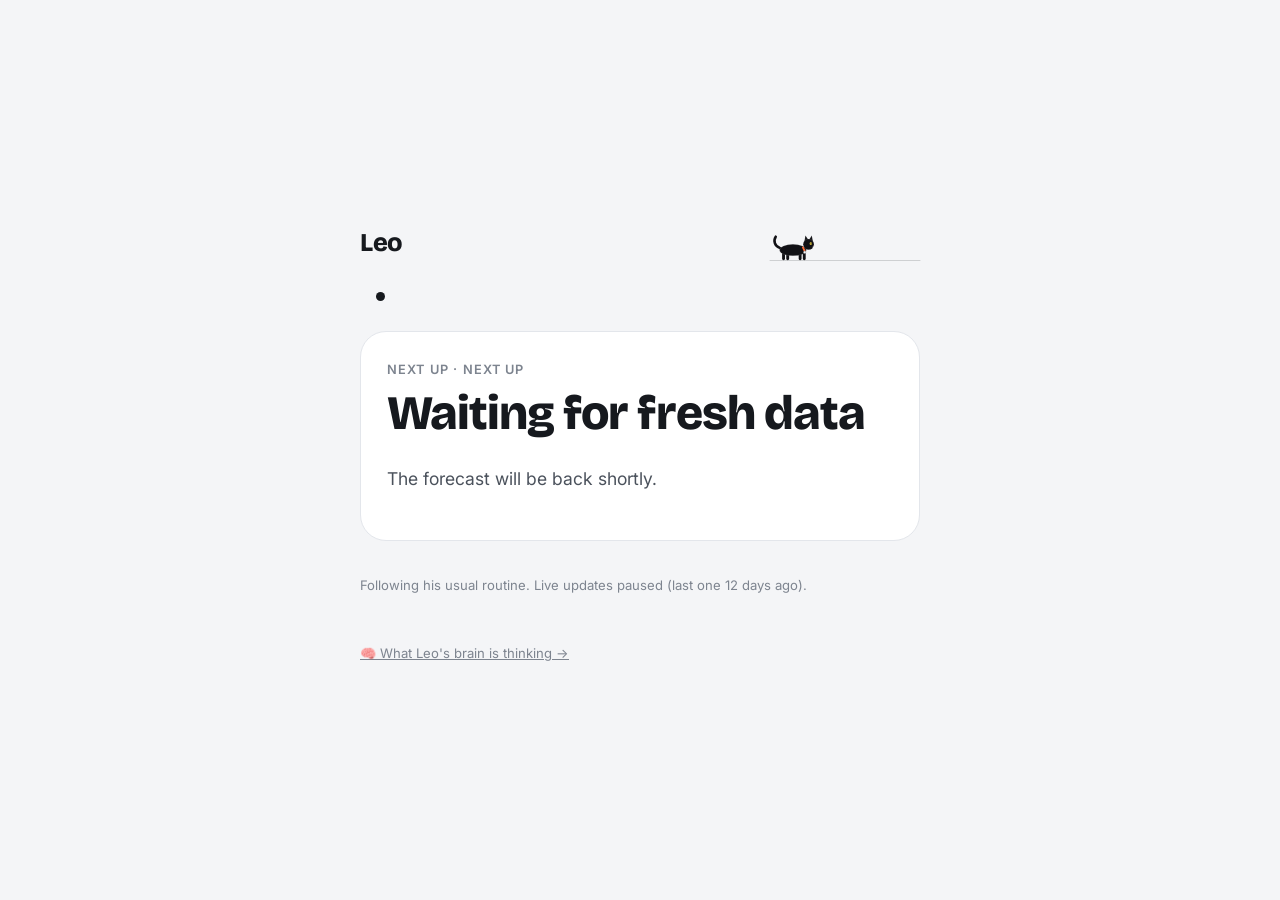
<file: forecast/index.html>
<!doctype html>
<html lang="en-GB">
<head>
<meta charset="utf-8">
<meta name="robots" content="noindex, nofollow, noarchive">
<meta name="viewport" content="width=device-width, initial-scale=1, viewport-fit=cover">
<title>Leo's Forecast</title>
<meta name="description" content="What Leo the cat needs next: breakfast, snack, dinner or bedtime.">
<meta property="og:title" content="Leo's Forecast">
<meta property="og:description" content="What Leo the cat needs next.">
<meta name="theme-color" content="#f4f5f7">
<link rel="icon" href="data:image/svg+xml,%3Csvg xmlns='http://www.w3.org/2000/svg' viewBox='0 0 100 100'%3E%3Ctext y='.9em' font-size='90'%3E%F0%9F%90%88%3C/text%3E%3C/svg%3E">
<link rel="preconnect" href="https://fonts.googleapis.com">
<link rel="stylesheet" href="https://fonts.googleapis.com/css2?family=Bricolage+Grotesque:opsz,wght@12..96,600;12..96,800&family=Inter:wght@400;500;600&display=swap">
<style>
/* Layout: one screen, one answer. Status pill, then a single "next up" card. */
:root{
  --page:#f4f5f7; --card:#ffffff; --ink:#16191e; --ink-2:#4b525c; --muted:#7d848f; --line:#e3e6eb;
  --out:#eb6834; --out-bg:#fde8de; --out-ink:#8a3a12; --home-bg:#e6eefb; --home-ink:#1f4f8f; --warn-bg:#fff1cc; --warn-ink:#7a5200;
  --f-display:"Bricolage Grotesque", "Inter", system-ui, sans-serif; --f-body:"Inter", system-ui, -apple-system, "Segoe UI", sans-serif;
}
@media (prefers-color-scheme: dark){:root:not([data-theme="light"]){
  --page:#101215; --card:#1a1d22; --ink:#eef0f3; --ink-2:#c0c6cf; --muted:#8c939d; --line:#2b3037;
  --out:#d95926; --out-bg:#3b2014; --out-ink:#f4ab89; --home-bg:#18263a; --home-ink:#9cc0ef; --warn-bg:#352a10; --warn-ink:#f0d48a; color-scheme:dark;}}
html,body{height:100%}
*{box-sizing:border-box}
body{margin:0;background:var(--page);color:var(--ink);font-family:var(--f-body);font-size:17px;line-height:1.5;
  padding-left:max(16px, env(safe-area-inset-left, 0px));padding-right:max(16px, env(safe-area-inset-right, 0px));padding-block:24px}
.wrap{max-width:560px;min-height:100%;margin:0 auto;display:flex;flex-direction:column;justify-content:center;gap:22px}
.top{display:flex;align-items:flex-end;justify-content:space-between;gap:12px}
h1{font-family:var(--f-display);font-weight:800;font-size:1.6rem;margin:0;letter-spacing:-.01em}
.top .cat{width:150px;flex:none}
.top .cat svg{max-height:44px}
.now{display:inline-flex;align-items:center;gap:9px;align-self:flex-start;border-radius:999px;padding:8px 16px;font-weight:600}
.now.out{background:var(--out-bg);color:var(--out-ink)} .now.home{background:var(--home-bg);color:var(--home-ink)}
.now i{width:9px;height:9px;border-radius:50%;background:currentColor}
@media (prefers-reduced-motion: no-preference){.now i{animation:pulse 2s ease-in-out infinite}}
@keyframes pulse{50%{opacity:.3}}
.next{background:var(--card);border:1px solid var(--line);border-radius:26px;padding:28px 26px 30px;display:flex;flex-direction:column;gap:10px}
.next.warn{background:var(--warn-bg);border-color:transparent}
.label{font-size:.8rem;font-weight:600;letter-spacing:.09em;text-transform:uppercase;color:var(--muted)}
.what{font-family:var(--f-display);font-weight:800;font-size:clamp(2.1rem,9vw,3rem);line-height:1.02;letter-spacing:-.02em;text-wrap:balance}
.what em{font-style:normal;color:var(--out)}
.why{font-size:1.1rem;color:var(--ink-2)}
.count{font-size:.95rem;color:var(--muted)}
.fresh{font-size:.82rem;color:var(--muted)}
/* Leo the cat */
.cat{width:100%;color:inherit}
.cat svg{display:block;width:100%;height:auto;max-height:24cqh;overflow:visible}
.cat.sm svg{max-height:16cqh}
.card > .cat.abs{position:absolute;right:6cqw;bottom:0;width:30cqw;z-index:1}
.tail-f,.tail-s,.dangle,.wave,.leg,.eyes,.yawn,.breathe,.nod,.case,.z,.steam path,.peek,.sun,.ghost,.fresh{transform-box:fill-box}
.tail-f{transform-origin:0% 100%} .tail-s{transform-origin:100% 100%} .dangle{transform-origin:0% 0%}
.wave{transform-origin:50% 100%} .leg{transform-origin:50% 0%} .eyes{transform-origin:50% 50%}
.yawn{transform-origin:50% 0%;transform:scale(.25)} .breathe{transform-origin:50% 100%} .nod{transform-origin:0% 100%}
.ghost{opacity:.35} .z{opacity:0}
@media (prefers-reduced-motion: no-preference){
  .anim .tail-f{animation:swayF 2.6s ease-in-out infinite alternate}
  .anim .tail-s{animation:swayS 1.4s ease-in-out infinite alternate}
  .anim .dangle{animation:dangle 2.2s ease-in-out infinite alternate}
  .anim .eyes{animation:blink 4.6s infinite}
  .anim .walk .la{animation:legA .55s ease-in-out infinite alternate} .anim .walk .lb{animation:legB .55s ease-in-out infinite alternate}
  .anim .run .la{animation:legA2 .22s ease-in-out infinite alternate} .anim .run .lb{animation:legB2 .22s ease-in-out infinite alternate}
  .anim .walk .bob{animation:bob .55s ease-in-out infinite alternate}
  .anim .mover{animation:cross var(--dur,10s) linear infinite}
  .anim .peek{animation:peek 1.1s cubic-bezier(.2,.9,.2,1) both .3s}
  .anim .yawn{animation:yawn 4s ease-in-out infinite}
  .anim .sun{animation:sun 5s ease-out both}
  .anim .steam path{animation:steam 2.4s ease-in-out infinite}
  .anim .hills{animation:hills var(--dur,6s) linear infinite}
  .anim .star{animation:twinkle 2.6s ease-in-out infinite}
  .anim .breathe{animation:breathe 3.2s ease-in-out infinite alternate}
  .anim .z{animation:zz 3s ease-out infinite}
  .anim .ghost{animation:ghost 3s ease-in-out infinite alternate}
  .anim .fresh{animation:fresh 3s ease-in-out infinite alternate}
  .anim .wave{animation:waveP .5s ease-in-out infinite alternate}
  .anim .nod{animation:nod .7s ease-in-out infinite alternate}
  .anim .case{animation:swing .55s ease-in-out infinite alternate;transform-origin:50% 0%}
}
@keyframes swayF{from{transform:rotate(-6deg)}to{transform:rotate(9deg)}}
@keyframes swayS{from{transform:rotate(-10deg)}to{transform:rotate(12deg)}}
@keyframes dangle{from{transform:rotate(-10deg)}to{transform:rotate(12deg)}}
@keyframes blink{0%,93%,100%{transform:scaleY(1)}96%{transform:scaleY(.1)}}
@keyframes legA{from{transform:rotate(24deg)}to{transform:rotate(-24deg)}} @keyframes legB{from{transform:rotate(-24deg)}to{transform:rotate(24deg)}}
@keyframes legA2{from{transform:rotate(40deg)}to{transform:rotate(-40deg)}} @keyframes legB2{from{transform:rotate(-40deg)}to{transform:rotate(40deg)}}
@keyframes bob{from{transform:translateY(0)}to{transform:translateY(2px)}}
@keyframes cross{from{transform:translateX(var(--from,-150px))}to{transform:translateX(420px)}}
@keyframes peek{from{transform:translateY(70px)}to{transform:translateY(0)}}
@keyframes yawn{0%,55%,100%{transform:scale(.25)}70%,85%{transform:scale(1.25)}}
@keyframes sun{from{transform:translateY(46px)}to{transform:translateY(0)}}
@keyframes steam{0%{opacity:0;transform:translateY(6px)}40%{opacity:.8}100%{opacity:0;transform:translateY(-10px)}}
@keyframes hills{from{transform:translateX(0)}to{transform:translateX(var(--step,-200px))}}
@keyframes twinkle{0%,100%{opacity:.3}50%{opacity:1}}
@keyframes breathe{from{transform:scale(1)}to{transform:scale(1.04,1.06)}}
@keyframes zz{0%{opacity:0;transform:translate(0,6px)}30%{opacity:1}100%{opacity:0;transform:translate(10px,-18px)}}
@keyframes ghost{from{opacity:.85}to{opacity:.12}}
@keyframes fresh{from{opacity:.25}to{opacity:1}}
@keyframes waveP{from{transform:rotate(-14deg)}to{transform:rotate(18deg)}}
@keyframes nod{from{transform:translateY(0)}to{transform:translateY(4px)}}
@keyframes swing{from{transform:rotate(-8deg)}to{transform:rotate(8deg)}}

</style>
</head>
<body>
<main class="wrap">
  <div class="top"><h1>Leo</h1><div class="cat anim" data-scene="stroll"></div></div>
  <span class="now" id="now" hidden><i></i><span></span></span>
  <section class="next" id="next">
    <span class="label">Next up</span>
    <div class="what">Checking on Leo…</div>
  </section>
  <p class="fresh" id="fresh"></p>
  <p class="fresh"><a href="log/" style="color:inherit">🧠 What Leo's brain is thinking →</a></p>
</main>
<script>
const reduce=matchMedia('(prefers-reduced-motion: reduce)').matches;
// ---------- Leo, the black cat: drawn from simple shapes, one scene per card ----------
const CAT='#111115', RIM='rgba(255,255,255,.3)', EYE='#f2d64b', COL='#ff6b35', TAG='#f4f4f4';
const SW=`stroke="${RIM}" stroke-width="1.2"`;
const eyesOpen=(l,r,y,glow)=>`<g class="eyes">${glow?`<circle cx="${l}" cy="${y}" r="11" fill="${EYE}" opacity=".2"/><circle cx="${r}" cy="${y}" r="11" fill="${EYE}" opacity=".2"/>`:''}<ellipse cx="${l}" cy="${y}" rx="6" ry="7" fill="${EYE}"/><ellipse cx="${r}" cy="${y}" rx="6" ry="7" fill="${EYE}"/><ellipse cx="${l}" cy="${y}" rx="1.8" ry="5.4" fill="#000"/><ellipse cx="${r}" cy="${y}" rx="1.8" ry="5.4" fill="#000"/></g>`;
const eyesShut=(l,r,y)=>`<g fill="none" stroke="rgba(255,255,255,.6)" stroke-width="2" stroke-linecap="round"><path d="M${l-6} ${y} q6 4 12 0"/><path d="M${r-6} ${y} q6 4 12 0"/></g>`;
function head(o={}){ // centre (60,58), r 26
  return `<polygon points="36,48 38,20 57,37" fill="${CAT}" ${SW} stroke-linejoin="round"/><polygon points="84,48 82,20 63,37" fill="${CAT}" ${SW} stroke-linejoin="round"/>
  <polygon points="41,41 42,28 51,37" fill="#5a3344"/><polygon points="79,41 78,28 69,37" fill="#5a3344"/>
  <circle cx="60" cy="58" r="26" fill="${CAT}" ${SW}/>${o.closed?eyesShut(50,70,58):eyesOpen(50,70,57,o.glow)}
  <path d="M57 66 h6 l-3 3.5z" fill="#7a4a5a"/>
  <g stroke="rgba(255,255,255,.35)" stroke-width="1" stroke-linecap="round"><line x1="40" y1="66" x2="22" y2="63"/><line x1="40" y1="70" x2="23" y2="72"/><line x1="80" y1="66" x2="98" y2="63"/><line x1="80" y1="70" x2="97" y2="72"/></g>
  ${o.yawn?`<ellipse class="yawn" cx="60" cy="75" rx="4.5" ry="5.5" fill="#6a2236"/>`:''}`;
}
function front(o={}){ // sitting, facing you. box 0 0 120 142
  return `<g class="tail-f"><path d="M82 130 C 114 130, 118 94, 102 82" fill="none" stroke="${CAT}" stroke-width="9" stroke-linecap="round"/></g>
  <ellipse cx="60" cy="106" rx="30" ry="32" fill="${CAT}" ${SW}/><ellipse cx="49" cy="136" rx="9" ry="6" fill="${CAT}" ${SW}/>
  ${o.wave?`<g class="wave"><path d="M80 104 L95 70" stroke="${RIM}" stroke-width="15.5" stroke-linecap="round"/><path d="M80 104 L95 70" stroke="${CAT}" stroke-width="13" stroke-linecap="round"/><circle cx="96" cy="66" r="8.5" fill="${CAT}" ${SW}/></g>`:`<ellipse cx="71" cy="136" rx="9" ry="6" fill="${CAT}" ${SW}/>`}
  <g>${head(o)}</g>
  <rect x="42" y="83" width="36" height="5" rx="2.5" fill="${COL}"/><circle cx="60" cy="92" r="5" fill="${TAG}" stroke="#8a9199" stroke-width="1"/>`;
}
function sideHead(o){ return `<polygon points="108,26 111,6 121,20" fill="${CAT}" ${SW} stroke-linejoin="round"/><polygon points="122,20 131,6 135,26" fill="${CAT}" ${SW} stroke-linejoin="round"/>
  <circle cx="121" cy="34" r="17" fill="${CAT}" ${SW}/>
  ${o.closed?`<path d="M124 33 q4 3 8 0" fill="none" stroke="rgba(255,255,255,.6)" stroke-width="1.8" stroke-linecap="round"/>`:`<g class="eyes"><ellipse cx="128" cy="32" rx="3.6" ry="4.4" fill="${EYE}"/><ellipse cx="128.8" cy="32" rx="1.1" ry="3.6" fill="#000"/></g>`}
  <path d="M136 37 l3 1.6 -3 1.6z" fill="#7a4a5a"/><g stroke="rgba(255,255,255,.35)" stroke-width="1"><line x1="132" y1="41" x2="148" y2="39"/><line x1="132" y1="43" x2="147" y2="46"/></g>`; }
function side(o={}){ // walking right. box 0 0 160 86, feet at y 84
  const gait=o.run?'run':o.still?'still':'walk';
  const leg=(c,x)=>`<rect class="leg ${c}" x="${x}" y="54" width="9" height="30" rx="4.5" fill="${CAT}"/>`;
  return `<g class="${gait}"><g class="tail-s"><path d="M32 46 C 14 40, 10 22, 18 10" fill="none" stroke="${CAT}" stroke-width="8" stroke-linecap="round"/></g>
  ${leg('la',38)}${leg('lb',51)}${leg('lb',90)}${leg('la',103)}
  <ellipse cx="72" cy="52" rx="42" ry="18" fill="${CAT}" ${SW}/>
  <rect x="103" y="40" width="6" height="18" rx="3" fill="${COL}" transform="rotate(-25 106 49)"/><circle cx="109" cy="59" r="3.8" fill="${TAG}" stroke="#8a9199" stroke-width="1"/>
  ${o.down?`<g class="nod"><g transform="translate(4 26)">${sideHead(o)}</g></g>`:`<g class="bob">${sideHead(o)}</g>`}
  ${o.brief?`<g class="case"><line x1="137" y1="42" x2="137" y2="58" stroke="#2a2a2a" stroke-width="2"/><rect x="125" y="58" width="25" height="17" rx="2.5" fill="#8a5a2b" stroke="#5a3a1a" stroke-width="1.2"/><path d="M133 58 v-3 h9 v3" fill="none" stroke="#5a3a1a" stroke-width="2"/></g>`:''}</g>`;
}
const at=(x,y,s,inner)=>`<g transform="translate(${x} ${y}) scale(${s})">${inner}</g>`;
const ground=(y,w=400,op=.22)=>`<line x1="0" y1="${y}" x2="${w}" y2="${y}" stroke="currentColor" stroke-width="2" stroke-linecap="round" opacity="${op}"/>`;
const SCENES={
  peek:()=>[`0 0 120 100`,`<g class="peek">${at(0,18,1,head({}))}<ellipse cx="40" cy="99" rx="11" ry="8" fill="${CAT}" ${SW}/><ellipse cx="80" cy="99" rx="11" ry="8" fill="${CAT}" ${SW}/></g>`],
  stroll:()=>[`0 0 400 96`,`${ground(92)}<g class="mover" style="--dur:11s">${at(0,20,.85,side())}</g>`],
  dash:()=>[`0 0 400 96`,`${ground(92)}<g class="mover" style="--dur:3.2s">${at(0,20,.85,side({run:true}))}</g><g class="mover" style="--dur:3.2s;animation-delay:-1.6s">${at(0,20,.85,side({run:true}))}</g>`],
  sunrise:()=>[`0 0 240 150`,`<g class="sun"><circle cx="190" cy="78" r="34" fill="#ffe27a"/></g>${ground(146,240,.3)}${at(30,4,1,front({yawn:true}))}`],
  away:()=>[`0 0 400 104`,`${ground(100)}<path d="M18 84 h50 l-7 15 h-36z" fill="currentColor" opacity=".8"/><text x="43" y="76" text-anchor="middle" font-size="11" fill="currentColor" opacity=".7" font-family="JetBrains Mono, monospace">empty</text><g class="mover" style="--dur:7s;--from:70px">${at(0,28,.85,side())}</g>`],
  eat:()=>[`0 0 230 112`,`${ground(108,230)}${at(10,24,1,side({still:true,down:true}))}<path d="M130 94 h46 l-6 14 h-34z" fill="${COL}"/><g fill="#8a5a2b"><circle cx="142" cy="93" r="3"/><circle cx="150" cy="91" r="3"/><circle cx="160" cy="93" r="3"/></g>`],
  tea:()=>[`0 0 240 150`,`${at(20,4,1,front())}<g class="steam" fill="none" stroke="currentColor" stroke-width="2.5" stroke-linecap="round" opacity=".55"><path d="M168 100 q-6 -8 0 -16 q6 -8 0 -16"/><path d="M184 100 q-6 -8 0 -16 q6 -8 0 -16" style="animation-delay:-1s"/></g><path d="M156 108 h44 v12 a22 18 0 0 1 -44 0z" fill="#fff"/><path d="M199 112 q16 3 0 16" fill="none" stroke="#fff" stroke-width="4"/><ellipse cx="178" cy="144" rx="34" ry="4.5" fill="#fff"/>`],
  hike:()=>[`0 0 400 124`,`<g class="hills" style="--dur:9s;--step:-400px"><path d="M0 124 V96 Q100 40 200 96 T400 96 T600 96 T800 96 V124Z" fill="rgba(32,196,172,.28)"/></g><g class="hills" style="--dur:4s;--step:-200px"><path d="M0 124 V108 Q50 84 100 108 T200 108 T300 108 T400 108 T500 108 T600 108 V124Z" fill="rgba(32,196,172,.5)"/></g>${at(130,40,.85,side())}`],
  door:()=>[`0 0 400 100`,`${ground(96)}<rect x="176" y="8" width="52" height="88" rx="3" fill="none" stroke="currentColor" stroke-width="4" opacity=".75"/><rect x="180" y="12" width="44" height="84" fill="currentColor" opacity=".12"/><g class="mover" style="--dur:2.6s">${at(0,24,.85,side({run:true}))}</g>`],
  moon:()=>[`0 0 220 170`,`<g fill="#f5e9b8"><circle class="star" cx="20" cy="20" r="2"/><circle class="star" cx="196" cy="40" r="1.6" style="animation-delay:-1s"/><circle class="star" cx="170" cy="12" r="1.4" style="animation-delay:-2s"/></g><rect x="0" y="148" width="220" height="10" rx="2" fill="#2a3152"/><g fill="#2a3152"><rect x="14" y="120" width="8" height="50"/><rect x="198" y="120" width="8" height="50"/></g>${at(50,8,1,front({glow:true}))}`],
  chair:()=>[`0 0 180 150`,`<rect x="134" y="20" width="12" height="78" rx="3" fill="#8a5632"/><rect x="20" y="92" width="132" height="12" rx="3" fill="#a0683c"/><rect x="28" y="104" width="8" height="44" rx="2" fill="#8a5632"/><rect x="134" y="104" width="8" height="44" rx="2" fill="#8a5632"/>
     <g class="dangle"><path d="M112 90 C 120 104, 112 122, 120 140" fill="none" stroke="${CAT}" stroke-width="7" stroke-linecap="round"/></g>
     <ellipse cx="84" cy="76" rx="42" ry="18" fill="${CAT}" ${SW}/><ellipse cx="58" cy="91" rx="10" ry="4.5" fill="${CAT}" ${SW}/>
     <rect x="54" y="66" width="4" height="16" rx="2" fill="${COL}" transform="rotate(-20 56 74)"/>${at(46,64,.62,`<g transform="translate(-60 -58)">${head({closed:true})}</g>`)}`],
  sleep:()=>[`0 0 190 124`,`<path d="M32 82 C 26 112, 108 116, 132 96" fill="none" stroke="${CAT}" stroke-width="11" stroke-linecap="round"/><g class="breathe"><ellipse cx="82" cy="72" rx="52" ry="30" fill="${CAT}" ${SW}/></g>${at(124,68,.7,`<g transform="translate(-60 -58)">${head({closed:true})}</g>`)}
     <g fill="currentColor" font-family="Bricolage Grotesque, sans-serif" font-weight="800"><text class="z" x="150" y="40" font-size="16">z</text><text class="z" x="160" y="30" font-size="20" style="animation-delay:-1s">z</text><text class="z" x="172" y="18" font-size="24" style="animation-delay:-2s">z</text></g>`],
  twins:()=>[`0 0 280 146`,`<g class="ghost">${at(10,2,1,front())}</g><g class="fresh">${at(150,2,1,front())}</g>`],
  tiny:()=>[`0 0 400 56`,`<g class="mover" style="--dur:12s">${at(0,8,.55,side())}</g>`],
  commute:()=>[`0 0 400 100`,`${ground(96)}<g class="mover" style="--dur:8s">${at(0,24,.85,side({brief:true}))}</g>`],
  wave:()=>[`0 0 130 145`,front({wave:true})],
};
function drawCats(){
  document.querySelectorAll('[data-scene]').forEach(el=>{const [vb,inner]=SCENES[el.dataset.scene]();
    el.innerHTML=`<svg viewBox="${vb}" aria-hidden="true" overflow="visible">${inner}</svg>`;});
  const clk=document.getElementById('clock'); if(!clk) return;
  const g=document.createElementNS('http://www.w3.org/2000/svg','g');
  g.innerHTML=`<line x1="0" y1="0" x2="0" y2="-70" stroke="${COL}" stroke-width="3" stroke-linecap="round">${reduce?'':'<animateTransform attributeName="transform" type="rotate" from="0 0 0" to="360 0 0" dur="12s" repeatCount="indefinite"/>'}</line>${at(-27,-36,.45,front())}`;
  clk.appendChild(g);
}
drawCats();

</script>
<script>
const toH=s=>{if(!s)return null;const [h,m]=s.split(':').map(Number);return h+m/60};
const fmt=x=>{if(x==null)return'–';x=((x%24)+24)%24;let h=Math.floor(x),m=Math.round((x-h)*60);if(m===60){h=(h+1)%24;m=0}
  if(h===12&&m===0)return'noon';const ap=h<12?'am':'pm';const hh=h%12||12;return m?`${hh}:${String(m).padStart(2,'0')}${ap}`:`${hh}${ap}`};
const q15=x=>Math.round(x*4)/4, r5=x=>Math.round(x*12)/12;
const ukParts=()=>{const p=Object.fromEntries(new Intl.DateTimeFormat('en-GB',{timeZone:'Europe/London',year:'numeric',month:'2-digit',day:'2-digit',hour:'2-digit',minute:'2-digit',hourCycle:'h23'}).formatToParts(new Date()).map(x=>[x.type,x.value]));
  return {date:`${p.year}-${p.month}-${p.day}`,h:+p.hour+(+p.minute)/60}};
const inT=(from,to)=>{const m=Math.round((to-from)*60);if(m<=0)return'';if(m<60)return`in ${m} min`;const h=Math.floor(m/60),r=m%60;return`in ${h}h${r?` ${String(r).padStart(2,'0')}m`:''}`};
let F=null;

// today's plan: the live card if it's for today, otherwise today's forecast from the day list
const STALE_MIN=150;
const isStale=F=>(Date.now()-new Date(F.generated))/60000>STALE_MIN;
// Live status straight from the scanner (it posts on every out/home change + every 20 min).
const LIVE_URL='https://ntfy.sh/leo-live-8texlivbayux3f4mkn9d/json?poll=1&since=3h';
let L=null;
const liveFresh=()=>!!(L&&Date.now()-L.ts<45*60000);
const ukHM=ms=>new Intl.DateTimeFormat('en-GB',{timeZone:'Europe/London',hour:'2-digit',minute:'2-digit',hourCycle:'h23'}).format(new Date(ms));
async function loadLive(){
  try{
    const txt=await (await fetch(LIVE_URL,{cache:'no-store'})).text();
    let best=null;
    for(const line of txt.split('\n')){
      let e,m; try{e=JSON.parse(line);m=JSON.parse(e.message)}catch(_){continue}
      // only well-formed status messages; anything else on the channel is ignored
      if(e.event!=='message'||!m||m.v!==1||typeof m.away!=='boolean'||typeof m.ts!=='number'||m.ts>Date.now()+120000||m.ts<Date.now()-864e5) continue;
      if(!best||m.ts>best.ts) best=m;
    }
    if(best&&!(best.since>0)){  // board restarted: carry over the last known time for the same state
      let prev=null;
      for(const line of txt.split('\n')){let e,m;try{e=JSON.parse(line);m=JSON.parse(e.message)}catch(_){continue}
        if(m&&m.v===1&&m.away===best.away&&m.since>0&&m.ts<=best.ts&&(!prev||m.ts>prev.ts)) prev=m;}
      if(prev) best={...best,since:prev.since};
    }
    if(best){L=best;render();}
  }catch(_){}
}
function today(F,date){
  const base=todayBase(F,date); if(!base) return null;
  if(liveFresh()){const st=L.away?'out':'home', same=base.state===st;
    return {...base,state:st,since:L.since>0?ukHM(L.since):(same?base.since:null)};}
  return isStale(F)?{...base,state:null}:base;
}
// Fallback for days not in the published forecast: Leo's learned habits + today's sun times,
// fetched by the browser itself (no server, no Mac).
let SUN={};
async function loadSun(){
  try{const r=await (await fetch('https://api.open-meteo.com/v1/forecast?latitude=52.04&longitude=-0.76&daily=sunrise,sunset,temperature_2m_min,temperature_2m_max,precipitation_sum&timezone=Europe%2FLondon&forecast_days=3')).json();
    r.daily.time.forEach((d,i)=>SUN[d]={sunrise:r.daily.sunrise[i].slice(11),sunset:r.daily.sunset[i].slice(11),t_min:r.daily.temperature_2m_min[i],t_max:r.daily.temperature_2m_max[i],rain_mm:r.daily.precipitation_sum[i]});
    render();}catch(_){}
}
function fromHabits(F,date){
  const P=F.params, s=SUN[date]; if(!P||!s) return null;
  const we=[0,6].includes(new Date(date+'T12:00:00Z').getUTCDay()), ex=we?P.exit_weekend_min:P.exit_weekday_min, tv=P.tea_vs_sunset_min;
  const sr=toH(s.sunrise), ss=toH(s.sunset), hm=x=>{const h=Math.floor(x),m=Math.round((x-h)*60);return `${String(h).padStart(2,'0')}:${String(m%60).padStart(2,'0')}`};
  return {date,exit:hm(sr+ex[0]/60),tea:hm(ss+tv[0]/60),tea_range:[hm(ss+tv[1]/60),hm(ss+tv[2]/60)],weather:s};
}
// ---- the model, running in the browser from Leo's live state ----
// ==SIM== (shared with log/ by build_page.py)
function hazP(M,x){if(!M)return .05;if(M.type==='const')return M.p;let z=M.b;M.names.forEach((n,i)=>{const v=x[n];z+=M.w[i]*((v==null?M.mean[i]:v)-M.mean[i])/M.scale[i]});return 1/(1+Math.exp(-z))}
function rng(seed){return()=>{seed|=0;seed=seed+0x6D2B79F5|0;let t=Math.imul(seed^seed>>>15,1|seed);t=t+Math.imul(t^t>>>7,61|t)^t;return((t^t>>>14)>>>0)/4294967296}}
const SIMC={};
function simulateRest(F,date,h,out,sinceH,sunsetH){
  const key=[date,out,sinceH,Math.ceil(h*4)].join('|'); if(SIMC[key])return SIMC[key];
  const Mo=F.model; if(!Mo)return null;
  const we=[0,6].includes(new Date(date+'T12:00:00Z').getUTCDay())?1:0, rand=rng(key.split('').reduce((a,c)=>a*31+c.charCodeAt(0)|0,7));
  const start=Math.ceil(h*4)/4, N=2000, leaves=[], backs=[];
  for(let r=0;r<N;r++){let st=out,d=Math.max(0,(h-(sinceH??h))*60),lv=null,bk=null;
    for(let s=start;s<24;s+=.25){const tt=s*2*Math.PI/24,x={c1:Math.cos(tt),s1:Math.sin(tt),c2:Math.cos(2*tt),s2:Math.sin(2*tt),weekend:we,sunset:sunsetH-s,dur:Math.log1p(d)};
      const p=st?hazP(Mo.return,x):hazP(Mo.leave,x);
      if(rand()<p){ if(!st){if(lv==null)lv=s+.25} else {if(bk==null&&(out||lv!=null))bk=s+.25} st=!st;d=0;} else d+=15;
      if(bk!=null&&(out||lv!=null))break;}
    leaves.push(lv);backs.push(bk);}
  const q=(a,p)=>{const v=a.filter(x=>x!=null).sort((x,y)=>x-y);return v.length?v[Math.min(v.length-1,Math.floor(p*v.length))]:null};
  return SIMC[key]={pLeave:leaves.filter(x=>x!=null).length/N,leave:q(leaves,.5),back:q(backs,.5),backLate:q(backs,.85)};
}
// ==/SIM==

function todayBase(F,date){
  if(F.today&&F.today.date===date) return F.today;
  const d=(F.days||[]).find(x=>x.date===date)||fromHabits(F,date);
  return d?{date,state:null,since:null,events:[],exit_actual:null,exit_expected:d.exit,tea_actual:null,tea_expected:d.tea,tea_range:d.tea_range,weather:d.weather}:null;
}
function tomorrowExit(F,date){let d=(F.days||[]).find(x=>x.date>date);
  if(!d){const k=Object.keys(SUN).find(x=>x>date); d=k&&fromHabits(F,k);} return d?toH(d.exit):null}

function decide(F){
  const {date,h}=ukParts(), T=today(F,date), H=F.habits||{}, snack=toH(H.snack), bed=toH(H.bedtime)||21.5;
  if(!T) return {label:'Next up',what:'Waiting for fresh data',why:'The forecast will be back shortly.'};
  if(T.state==null) return byClock(T,h,snack,bed,F,date);
  const out=T.state==='out', exitE=toH(T.exit_expected), tea=toH(T.tea_expected), teaEnd=T.tea_range?toH(T.tea_range[1]):tea+.75;
  const left=!!T.exit_actual||out||(T.events||[]).length>0||(!T.exit_actual&&!(T.events||[]).length&&h>exitE+1);
  const popped=(T.events||[]).some((e,i,a)=>e.back&&a[i+1]&&toH(e.back)>=9.5&&toH(e.back)<=12);
  const sinceH=T.since?toH(T.since):null, teaStart=T.tea_range?toH(T.tea_range[0]):tea-.75;
  const teaDone=!!T.tea_actual||(!out&&left&&((sinceH!=null&&sinceH>=teaStart-.75&&sinceH<=h)||h>=tea));
  const bfast=x=>({label:'Breakfast',what:`Have it down by <em>${fmt(q15(x-10/60))}</em>`,why:`He'll head out around ${fmt(r5(x))}.`,at:q15(x-10/60)});

  if(h<5) return bfast(exitE);
  if(!left) return bfast(exitE);
  if(!teaDone&&h<12&&snack&&!popped&&h<snack+.75){
    if(!out) return {label:'Snack',what:'He\'s popped in',why:'Probably after a snack. He\'ll likely head out again soon.'};
    return {label:'Snack',what:`Around <em>${fmt(q15(snack))}</em>`,why:'He often pops in mid-morning. Leave a little something out.',at:q15(snack)};
  }
  if(!teaDone&&h>=11){
    const sunsetH=toH((SUN[date]||T.weather||{}).sunset)||16, S=simulateRest(F,date,h,out,sinceH,sunsetH);
    if(S&&S.back!=null){
      if(!out&&S.pLeave>=.5){const din=Math.max(S.back,tea), ready=q15(din-10/60);
        return {label:'Dinner',what:`Dinner around <em>${fmt(q15(din))}</em>`,why:`He's popped home early and will probably head out again around ${fmt(r5(S.leave))}.`,at:ready};}
      if(!out) return {label:'Dinner',what:`Dinner at <em>${fmt(q15(tea-10/60))}</em>`,why:`He's home, and will probably stay in.`,at:q15(tea-10/60)};
      const back=S.back, ready=q15(back-10/60);
      if(h<back) return {label:'Dinner',what:`Get it ready for <em>${fmt(ready)}</em>`,why:`He should be home around ${fmt(r5(back))}.`,at:ready};
      if(h<(S.backLate||back+.75)) return {label:'Dinner',what:'He\'s due home <em>any minute</em>',why:`He's usually back by ${fmt(q15(S.backLate||back+.75))}.`};
    }
  }
  if(!teaDone){
    const ready=q15(tea-10/60);
    if(!out&&h>=11) return {label:'Dinner',what:`Dinner at <em>${fmt(ready)}</em>`,why:`He's popped home early. He may head out again, but plan on ${fmt(ready)}.`,at:ready};
    if(h<tea) return {label:'Dinner',what:`Get it ready for <em>${fmt(ready)}</em>`,why:`He should be home around ${fmt(r5(tea))}.`,at:ready};
    if(h<teaEnd) return {label:'Dinner',what:'He\'s due home <em>any minute</em>',why:`He's usually back by ${fmt(q15(teaEnd))}.`};
    return {label:'Dinner',what:'Running late for dinner',why:`He's usually home by ${fmt(q15(teaEnd))}. Worth a look outside.`,warn:true};
  }
  if(out&&h>=22.5) return {label:'Bedtime',what:'Time to call him in',why:`He's still out, and it's past 10:30pm.`,warn:true};
  if(out) return {label:'Bedtime',what:`Check on him at <em>10:30pm</em>`,why:'He\'s out for an evening stroll. He\'s usually back within the hour.',at:22.5};
  if(h<bed) return {label:'Bedtime',what:`He's in for the night by <em>~${fmt(q15(bed))}</em>`,why:'If he pops out again, check on him at 10:30pm.',at:q15(bed)};
  const te=tomorrowExit(F,date);
  return te?{...bfast(te),label:'Tomorrow\'s breakfast',at:null}:{label:'Bedtime',what:'He\'s in for the night',why:'Sleep well, Leo.'};
}

function byClock(T,h,snack,bed,F,date){  // live data paused: follow his usual day
  const exitE=toH(T.exit_actual||T.exit_expected), tea=toH(T.tea_actual||T.tea_expected), teaEnd=T.tea_range?toH(T.tea_range[1]):tea+.75;
  const bfast=x=>({label:'Breakfast',what:`Have it down by <em>${fmt(q15(x-10/60))}</em>`,why:`He usually heads out around ${fmt(r5(x))}.`,at:q15(x-10/60)});
  if(h<exitE) return bfast(exitE);
  if(snack&&h<snack+.5) return {label:'Snack',what:`Around <em>${fmt(q15(snack))}</em>`,why:'He often pops in mid-morning. Leave a little something out.',at:q15(snack)};
  if(h<tea) return {label:'Dinner',what:`Get it ready for <em>${fmt(q15(tea-10/60))}</em>`,why:`He's usually home around ${fmt(r5(tea))}.`,at:q15(tea-10/60)};
  if(h<teaEnd) return {label:'Dinner',what:'He\'s due home <em>about now</em>',why:`He's usually back by ${fmt(q15(teaEnd))}.`};
  if(h<22.5) return {label:'Bedtime',what:`Check he's in by <em>10:30pm</em>`,why:`He's usually in for the night by about ${fmt(q15(bed))}.`,at:22.5};
  const te=tomorrowExit(F,date);
  return te?{...bfast(te),label:'Tomorrow\'s breakfast',at:null}:{label:'Bedtime',what:'He should be in for the night',why:'Sleep well, Leo.'};
}

function render(){
  if(!F) return;
  const {h,date}=ukParts(), n=decide(F), T=today(F,date);
  const pill=document.getElementById('now');
  const stale=!T||T.state==null;
  if(stale) pill.hidden=true;
  else if(T&&T.since){pill.hidden=false;pill.className=`now ${T.state}`;pill.querySelector('span').textContent=`${T.state==='out'?'Out':'Home'} since ${fmt(toH(T.since))}`;}
  const el=document.getElementById('next');
  el.className='next'+(n.warn?' warn':'');
  el.innerHTML=`<span class="label">Next up · ${n.label}</span><div class="what">${n.what}</div>${n.why?`<p class="why">${n.why}</p>`:''}${n.at!=null&&n.at>h?`<p class="count">${inT(h,n.at)}</p>`:''}`;
  const age=Math.round((Date.now()-new Date(F.generated))/60000);
  document.getElementById('fresh').textContent=stale?`Following his usual routine. Live updates paused (last one ${age<1440?Math.round(age/60)+' h':Math.round(age/1440)+' days'} ago).`
    :(()=>{const a2=liveFresh()?Math.round((Date.now()-L.ts)/60000):age;return a2<2?'Live · just updated':`Live · updated ${a2} min ago`})();
}
async function load(){try{const r=await fetch(`forecast.json?t=${Date.now()}`,{cache:'no-store'});F=await r.json();render();}catch(e){}}
load(); loadLive(); loadSun(); setInterval(loadSun,6*3600000); setInterval(load,300000); setInterval(loadLive,60000); setInterval(render,30000);
document.addEventListener('visibilitychange',()=>{if(!document.hidden){load();loadLive()}});
</script>
</body>
</html>
</file>
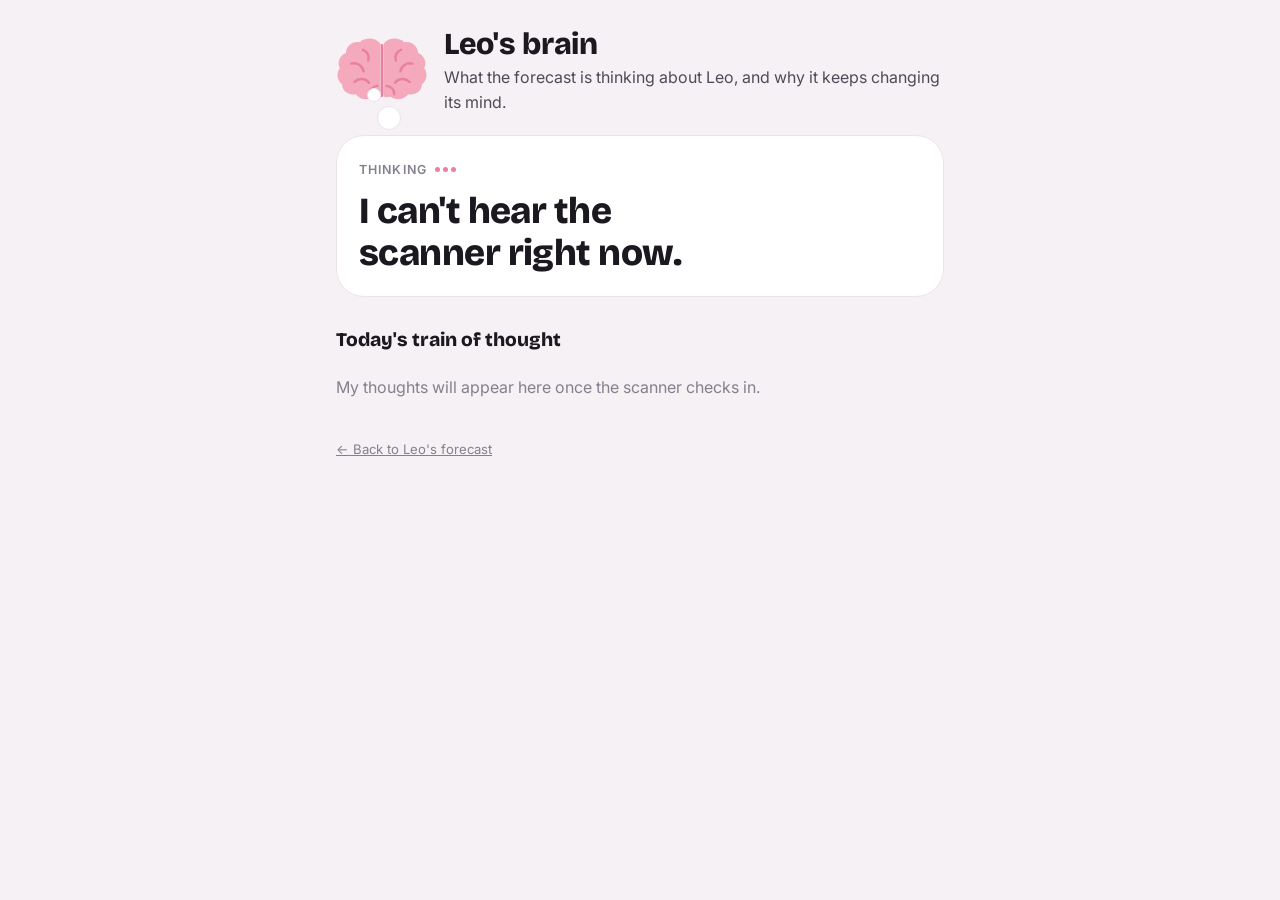
<file: forecast/log/index.html>
<!doctype html>
<html lang="en-GB">
<head>
<meta charset="utf-8">
<meta name="robots" content="noindex, nofollow, noarchive">
<meta name="viewport" content="width=device-width, initial-scale=1, viewport-fit=cover">
<title>Leo's Brain</title>
<meta name="description" content="What Leo's forecast is thinking right now, and how it changed its mind today.">
<meta name="theme-color" content="#f6f1f4">
<link rel="icon" href="data:image/svg+xml,%3Csvg xmlns='http://www.w3.org/2000/svg' viewBox='0 0 100 100'%3E%3Ctext y='.9em' font-size='90'%3E%F0%9F%A7%A0%3C/text%3E%3C/svg%3E">
<link rel="preconnect" href="https://fonts.googleapis.com">
<link rel="stylesheet" href="https://fonts.googleapis.com/css2?family=Bricolage+Grotesque:opsz,wght@12..96,600;12..96,800&family=Inter:wght@400;500;600&display=swap">
<style>
/* Leo's brain: the forecast speaking in first person. One big "right now" thought, then today's train of thought, newest first. */
:root{
  --page:#f6f1f4; --card:#ffffff; --ink:#1b1820; --ink-2:#4f4a57; --muted:#857f8e; --line:#ebe3ea;
  --brain:#f4a9bd; --brain-2:#e9809e; --brain-ink:#8f2c4b; --spark:#ffb547;
  --out:#e2622c; --out-bg:#fde8de; --out-ink:#8a3a12; --home:#2f6fd1; --home-bg:#e6eefb; --home-ink:#1f4f8f;
  --win-bg:#e3f5e8; --win-ink:#1f6b3a;
  --f-display:"Bricolage Grotesque", "Inter", system-ui, sans-serif; --f-body:"Inter", system-ui, -apple-system, "Segoe UI", sans-serif;
}
@media (prefers-color-scheme: dark){:root:not([data-theme="light"]){
  --page:#141116; --card:#1d1920; --ink:#f1edf3; --ink-2:#c3bcc9; --muted:#918a99; --line:#2e2832;
  --brain:#b95f7c; --brain-2:#d97a98; --brain-ink:#f6b9cb; --spark:#ffc46b;
  --out-bg:#3a2218; --out-ink:#f6b493; --home-bg:#1b2a40; --home-ink:#a9c6f3; --win-bg:#173323; --win-ink:#9fe0b4;}}
:root[data-theme="dark"]{
  --page:#141116; --card:#1d1920; --ink:#f1edf3; --ink-2:#c3bcc9; --muted:#918a99; --line:#2e2832;
  --brain:#b95f7c; --brain-2:#d97a98; --brain-ink:#f6b9cb; --spark:#ffc46b;
  --out-bg:#3a2218; --out-ink:#f6b493; --home-bg:#1b2a40; --home-ink:#a9c6f3; --win-bg:#173323; --win-ink:#9fe0b4;}
*{box-sizing:border-box}
html,body{margin:0;background:var(--page);color:var(--ink);font:400 16px/1.55 var(--f-body);-webkit-font-smoothing:antialiased}
.wrap{max-width:640px;margin:0 auto;padding:28px 16px 56px;display:flex;flex-direction:column;gap:20px}
.head{display:flex;align-items:center;gap:16px}
.brain{width:92px;flex:none}
.brain svg{display:block;width:100%;height:auto;overflow:visible}
.brain .lobe{fill:var(--brain)} .brain .fold{fill:none;stroke:var(--brain-2);stroke-width:3.2;stroke-linecap:round}
.brain .spark{fill:var(--spark);opacity:0}
@media (prefers-reduced-motion: no-preference){
  .brain .spark{animation:zap 2.4s ease-in-out infinite}
  .brain .spark:nth-of-type(2){animation-delay:.8s} .brain .spark:nth-of-type(3){animation-delay:1.6s}
  .brain svg{animation:think 4s ease-in-out infinite;transform-origin:50% 60%}
  .dots i{animation:blink 1.4s infinite} .dots i:nth-child(2){animation-delay:.2s} .dots i:nth-child(3){animation-delay:.4s}
}
@keyframes zap{0%,100%{opacity:0;transform:scale(.6)}40%{opacity:1;transform:scale(1)}}
@keyframes think{50%{transform:scale(1.03) rotate(-1deg)}}
@keyframes blink{0%,80%,100%{opacity:.25}40%{opacity:1}}
.brain .spark{transform-box:fill-box;transform-origin:center}
h1{font-family:var(--f-display);font-weight:800;font-size:1.9rem;margin:0;letter-spacing:-.01em;line-height:1.1}
.sub{margin:4px 0 0;color:var(--ink-2)}
.now{position:relative;background:var(--card);border:1px solid var(--line);border-radius:28px;padding:24px 22px 22px;display:flex;flex-direction:column;gap:12px}
.now:before,.now:after{content:"";position:absolute;background:var(--card);border:1px solid var(--line);border-radius:50%}
.now:before{width:22px;height:22px;left:40px;top:-30px} .now:after{width:12px;height:12px;left:30px;top:-48px}
.tag{font-size:.78rem;font-weight:600;letter-spacing:.09em;text-transform:uppercase;color:var(--muted);display:flex;align-items:center;gap:8px}
.dots{display:inline-flex;gap:3px} .dots i{width:5px;height:5px;border-radius:50%;background:var(--brain-2);display:block}
.big{font-family:var(--f-display);font-weight:800;font-size:clamp(1.7rem,6.5vw,2.3rem);line-height:1.12;letter-spacing:-.015em;margin:0;text-wrap:balance}
.big em{font-style:normal;color:var(--brain-2)}
.say{margin:0;color:var(--ink-2);font-size:1.05rem}
.clues{display:flex;flex-wrap:wrap;gap:8px;margin-top:4px}
.clue{font-size:.88rem;background:var(--page);border-radius:999px;padding:6px 12px;color:var(--ink-2)}
h2{font-family:var(--f-display);font-weight:800;font-size:1.2rem;margin:8px 0 0}
.stream{list-style:none;margin:0;padding:0;display:flex;flex-direction:column;gap:14px}
.th{display:grid;grid-template-columns:58px 1fr;gap:12px;align-items:start}
.th time{font-weight:600;font-variant-numeric:tabular-nums;color:var(--muted);font-size:.9rem;padding-top:14px;text-align:right}
.bub{background:var(--card);border:1px solid var(--line);border-radius:6px 20px 20px 20px;padding:12px 15px;display:flex;flex-direction:column;gap:6px}
.bub .ev{font-weight:600;display:flex;align-items:center;gap:8px}
.bub .ev:before{content:"";width:9px;height:9px;border-radius:50%;background:var(--muted);flex:none}
.bub.out .ev:before{background:var(--out)} .bub.home .ev:before{background:var(--home)}
.bub p{margin:0;color:var(--ink-2)}
.bub .guess{display:flex;flex-wrap:wrap;gap:6px;margin-top:2px}
.pill{font-size:.82rem;font-weight:600;border-radius:999px;padding:3px 10px;background:var(--page);color:var(--ink-2)}
.pill.later{background:var(--out-bg);color:var(--out-ink)} .pill.earlier{background:var(--home-bg);color:var(--home-ink)}
.bub.result{background:var(--win-bg);border-color:transparent}
.bub.result .ev:before{background:var(--win-ink)}
.bub.result p{color:var(--ink)}
.fresh{font-size:.82rem;color:var(--muted);margin:0}
a{color:inherit}
.empty{color:var(--muted);margin:0}
</style>
</head>
<body>
<main class="wrap">
  <div class="head">
    <div class="brain" aria-hidden="true"><svg viewBox="0 0 120 100">
      <path class="lobe" d="M58 14c-6-8-20-9-27-2-9-2-18 5-18 14-8 3-12 12-8 20-5 6-4 16 3 21 0 9 9 15 18 13 5 7 16 9 23 3 3 1 6 1 9 0z"/>
      <path class="lobe" d="M62 14c6-8 20-9 27-2 9-2 18 5 18 14 8 3 12 12 8 20 5 6 4 16-3 21 0 9-9 15-18 13-5 7-16 9-23 3-3 1-6 1-9 0z"/>
      <path class="fold" d="M60 16v66M35 22c6 2 9 8 7 14M20 40c8-2 15 3 16 10M24 64c6-6 15-5 19 1M44 80c0-6 4-10 10-11M85 22c-6 2-9 8-7 14M100 40c-8-2-15 3-16 10M96 64c-6-6-15-5-19 1M76 80c0-6-4-10-10-11"/>
      <circle class="spark" cx="30" cy="10" r="5"/><circle class="spark" cx="104" cy="18" r="4"/><circle class="spark" cx="112" cy="70" r="4.5"/>
    </svg></div>
    <div><h1>Leo's brain</h1><p class="sub">What the forecast is thinking about Leo, and why it keeps changing its mind.</p></div>
  </div>

  <section class="now" id="now"><span class="tag">Thinking<span class="dots"><i></i><i></i><i></i></span></span><p class="big">Listening for Leo…</p></section>

  <h2>Today's train of thought</h2>
  <ol class="stream" id="stream"></ol>
  <p class="fresh" id="fresh"></p>
  <p class="fresh"><a href="../">← Back to Leo's forecast</a></p>
</main>
<script>
const toH=s=>{if(!s)return null;const [h,m]=s.split(':').map(Number);return h+m/60};
const fmt=x=>{if(x==null)return'–';x=((x%24)+24)%24;let h=Math.floor(x),m=Math.round((x-h)*60);if(m===60){h=(h+1)%24;m=0}
  if(h===12&&m===0)return'noon';const ap=h<12?'am':'pm';const hh=h%12||12;return m?`${hh}:${String(m).padStart(2,'0')}${ap}`:`${hh}${ap}`};
const q15=x=>Math.round(x*4)/4;
const dur=m=>{m=Math.round(m);if(m<60)return`${m} minutes`;const h=Math.floor(m/60),r=m%60;return `${h} hour${h>1?'s':''}${r?` ${r} min`:''}`};
const uk=ms=>{const p=Object.fromEntries(new Intl.DateTimeFormat('en-GB',{timeZone:'Europe/London',year:'numeric',month:'2-digit',day:'2-digit',hour:'2-digit',minute:'2-digit',hourCycle:'h23'}).formatToParts(new Date(ms)).map(x=>[x.type,x.value]));
  return {date:`${p.year}-${p.month}-${p.day}`,h:+p.hour+(+p.minute)/60}};
function hazP(M,x){if(!M)return .05;if(M.type==='const')return M.p;let z=M.b;M.names.forEach((n,i)=>{const v=x[n];z+=M.w[i]*((v==null?M.mean[i]:v)-M.mean[i])/M.scale[i]});return 1/(1+Math.exp(-z))}
function rng(seed){return()=>{seed|=0;seed=seed+0x6D2B79F5|0;let t=Math.imul(seed^seed>>>15,1|seed);t=t+Math.imul(t^t>>>7,61|t)^t;return((t^t>>>14)>>>0)/4294967296}}
const SIMC={};
function simulateRest(F,date,h,out,sinceH,sunsetH){
  const key=[date,out,sinceH,Math.ceil(h*4)].join('|'); if(SIMC[key])return SIMC[key];
  const Mo=F.model; if(!Mo)return null;
  const we=[0,6].includes(new Date(date+'T12:00:00Z').getUTCDay())?1:0, rand=rng(key.split('').reduce((a,c)=>a*31+c.charCodeAt(0)|0,7));
  const start=Math.ceil(h*4)/4, N=2000, leaves=[], backs=[];
  for(let r=0;r<N;r++){let st=out,d=Math.max(0,(h-(sinceH??h))*60),lv=null,bk=null;
    for(let s=start;s<24;s+=.25){const tt=s*2*Math.PI/24,x={c1:Math.cos(tt),s1:Math.sin(tt),c2:Math.cos(2*tt),s2:Math.sin(2*tt),weekend:we,sunset:sunsetH-s,dur:Math.log1p(d)};
      const p=st?hazP(Mo.return,x):hazP(Mo.leave,x);
      if(rand()<p){ if(!st){if(lv==null)lv=s+.25} else {if(bk==null&&(out||lv!=null))bk=s+.25} st=!st;d=0;} else d+=15;
      if(bk!=null&&(out||lv!=null))break;}
    leaves.push(lv);backs.push(bk);}
  const q=(a,p)=>{const v=a.filter(x=>x!=null).sort((x,y)=>x-y);return v.length?v[Math.min(v.length-1,Math.floor(p*v.length))]:null};
  return SIMC[key]={pLeave:leaves.filter(x=>x!=null).length/N,leave:q(leaves,.5),back:q(backs,.5),backLate:q(backs,.85)};
}

const LIVE_URL='https://ntfy.sh/leo-live-8texlivbayux3f4mkn9d/json?poll=1&since=14h';
let F=null, MSG=[], SUN=null;

async function loadAll(){
  try{F=await (await fetch(`../forecast.json?t=${Date.now()}`,{cache:'no-store'})).json()}catch(_){}
  try{const txt=await (await fetch(LIVE_URL,{cache:'no-store'})).text(); const out=[];
    for(const line of txt.split('\n')){let e,m;try{e=JSON.parse(line);m=JSON.parse(e.message)}catch(_){continue}
      if(e.event!=='message'||!m||m.v!==1||typeof m.away!=='boolean'||typeof m.ts!=='number'||m.ts>Date.now()+120000) continue; out.push(m)}
    out.sort((a,b)=>a.ts-b.ts);
    let last={}; for(const m of out){ if(!(m.since>0)&&last[m.away]) m.since=last[m.away]; if(m.since>0) last[m.away]=m.since; }  // board restarts
    MSG=out;}catch(_){}
  if(!SUN){try{const r=await (await fetch('https://api.open-meteo.com/v1/forecast?latitude=52.04&longitude=-0.76&daily=sunset&timezone=Europe%2FLondon&forecast_days=1')).json();SUN=toH(r.daily.sunset[0].slice(11))}catch(_){}}
  draw();
}

// what the forecast believed at moment t: the newest status message, if it was fresh (45 min)
const stateAt=t=>{let m=null;for(const x of MSG){if(x.ts>t)break;m=x}return m&&t-m.ts<45*60000?m:null};

// how sure: the gap between "probably" and "almost certainly"
const sure=r=>{const g=(r.backLate-r.back)*60; return g<=60?'I\'m fairly sure about this one':g<=150?'I have a decent idea':'it\'s a wide guess, he could make a night of it'};

function thoughtFor(r,prev,ctx){
  const {sunset}=ctx, g=fmt(q15(r.back)), late=fmt(q15(r.backLate));
  const moved=prev?Math.round((q15(r.back)-q15(prev.back))*60):0;
  const pill=prev&&moved?`<span class="pill ${moved>0?'later':'earlier'}">${Math.abs(moved)} min ${moved>0?'later':'earlier'}</span>`:'';
  const guess=`<div class="guess"><span class="pill">My guess: home ${g}</span>${pill}</div>`;
  const outFor=r.sinceH!=null?(r.h-r.sinceH)*60:0;
  let cls=r.out?'out':'home', ev, p;
  if(!prev){
    ev=r.out?`Out since ${fmt(r.sinceH)}`:`Home since ${fmt(r.sinceH)}`;
    p=r.out?`He's been out for ${dur(outFor)}. Based on how his days usually go, I think he'll be home around <b>${g}</b>.`
           :`He's home for now. It's early, so I expect him to head out again around ${fmt(q15(r.leave))} and be back for dinner around <b>${g}</b>.`;
  } else if(r.change&&!r.out){
    ev=`He came home at ${fmt(r.sinceH)}`;
    p=r.pLeave>=.5?`It's still early and he isn't usually done for the day yet, so I don't think this is dinner. I reckon he'll pop back out around ${fmt(q15(r.leave))} and come home properly around <b>${g}</b>.`
                  :`This looks like him settling in. I'll keep dinner at about <b>${g}</b>.`;
  } else if(r.change&&r.out){
    const lag=(r.h-r.sinceH)*60;
    ev=`He went out`;
    p=lag>=20?`I last heard him at ${fmt(r.sinceH)}. I wait for 30 quiet minutes before I'm sure he's gone, so I've only just caught up. `:`He's off again. `;
    p+=moved<0?`That actually brings my guess <b>forward</b>: once he's out, he usually comes back for dinner, so I'm now expecting him around <b>${g}</b>.`
              :`I'm expecting him back around <b>${g}</b>.`;
  } else if(!r.out&&r.quiet>=10){
    ev=`It's gone quiet`;
    p=`I haven't heard him for ${Math.round(r.quiet)} minutes. He's probably slipped out, but I don't say so until it's been 30 minutes, so for now I'm still assuming he's indoors. That's why my guess is creeping later to <b>${g}</b>.`;
  } else if(r.out){
    ev=`Still out (${dur(outFor)})`;
    const dark=r.h>sunset+.25;
    if(moved>0) p=dark?`The sun went down at ${fmt(sunset)} and he's still not back. When he stays out past dusk he often makes a long evening of it, so I'm pushing my guess later, to <b>${g}</b>.`
                      :`He's still out. The longer he's away without popping back, the less likely a quick return is, so I'm nudging my guess a little later, to <b>${g}</b>.`;
    else if(moved<0) p=`Getting closer to his usual dinner time. I'm bringing my guess forward to <b>${g}</b>.`;
    else p=`Nothing surprising yet. I'm sticking with about <b>${g}</b>.`;
  } else {
    ev=`Still home`; p=`He's settled indoors. Dinner around <b>${g}</b> still looks right.`;
  }
  return {cls,ev,p,guess};
}

function draw(){
  const now=Date.now(), today=uk(now).date, nowH=uk(now).h, sunset=SUN||toH(F?.today?.weather?.sunset)||16;
  const fresh=document.getElementById('fresh'), nowEl=document.getElementById('now'), stream=document.getElementById('stream');
  if(!F||!F.model||!MSG.length){nowEl.querySelector('.big').textContent='I can\'t hear the scanner right now.';stream.innerHTML='<li class="empty">My thoughts will appear here once the scanner checks in.</li>';fresh.textContent='';return}

  // moments worth a thought: every 30 min from 11am, every out/home change, and now
  const t0=Math.max(MSG[0].ts, now-(nowH-11)*3600000), ticks=new Map();
  for(let t=Math.ceil(t0/1800000)*1800000;t<=now;t+=1800000) ticks.set(t,false);
  MSG.forEach((m,i)=>{const p=MSG[i-1]; if(m.ts>=t0&&p&&(p.away!==m.away)) ticks.set(m.ts+60000,true)});
  ticks.set(now,false);
  const rows=[...ticks.entries()].sort((a,b)=>a[0]-b[0]).map(([t,change])=>{const m=stateAt(t); if(!m) return null;
    const h=uk(t).h, sinceH=m.since>0?uk(m.since).h:null, S=simulateRest(F,today,h,m.away,sinceH,sunset);
    const quiet=(m.heard_ago_s||0)/60+(t-m.ts)/60000;
    return S&&S.back!=null?{t,h,out:m.away,sinceH,quiet,change,...S}:null}).filter(Boolean);

  // build thoughts; skip repeats that say nothing new; add a "how did I do?" when he comes home
  const thoughts=[]; let prev=null, tripGuesses=[];
  rows.forEach((r,i)=>{
    const isNow=i===rows.length-1;
    if(prev&&!r.change&&!isNow&&prev.out===r.out&&q15(prev.back)===q15(r.back)&&!(!r.out&&r.quiet>=10)) return;
    if(r.change&&!r.out&&prev&&prev.out&&tripGuesses.length&&r.pLeave<.5){  // only score the homecoming I was predicting (dinner), not a quick pop-in
      const a=r.sinceH, firstG=tripGuesses[0], lastG=tripGuesses[tripGuesses.length-1];
      const off=Math.round((a-q15(firstG.back))*60), off2=Math.round((a-q15(lastG.back))*60);
            thoughts.push({t:r.t,h:a,cls:'result',ev:'How did I do?',p:`When he went out I guessed <b>${fmt(q15(firstG.back))}</b>; he walked in at <b>${fmt(a)}</b>. ${Math.abs(off)<=15?'Spot on.':off<0?`He was ${Math.abs(off)} minutes earlier than I thought.`:`He was ${off} minutes later than I thought.`}${tripGuesses.length>1&&lastG!==firstG?` My last guess before he arrived was ${fmt(q15(lastG.back))} (${Math.abs(off2)<=15?'spot on':Math.abs(off2)+' min '+(off2<0?'too late':'too early')}).`:''}`,guess:''});
    }
    if(r.change) tripGuesses=[];
    if(r.out) tripGuesses.push(r);
    thoughts.push({t:r.t,h:r.h,isNow,...thoughtFor(r,prev,{sunset})});
    prev=r;
  });

  // right now
  const N=rows[rows.length-1], outFor=N.sinceH!=null?(nowH-N.sinceH)*60:0;
  const big=N.out?`I think Leo will be home around <em>${fmt(q15(N.back))}</em>.`
    :N.pLeave>=.5?`I think Leo will head out again around <em>${fmt(q15(N.leave))}</em>, and be home for dinner about <em>${fmt(q15(N.back))}</em>.`
    :`Leo's home. Dinner around <em>${fmt(q15(N.back))}</em>.`;
  const last=thoughts.filter(x=>x.isNow).pop();
  const clues=[
    N.sinceH!=null?`${N.out?'🚶 Out':'🏠 Home'} for ${dur(outFor)}`:null,
    nowH<sunset?`🌅 Sunset at ${fmt(sunset)}. He usually heads home around then`:`🌙 Dark since ${fmt(sunset)}`,
    `🎯 ${sure(N).replace(/^./,c=>c.toUpperCase())}. Almost certainly home by ${fmt(q15(N.backLate))}`,
  ].filter(Boolean);
  nowEl.innerHTML=`<span class="tag">Right now I'm thinking<span class="dots"><i></i><i></i><i></i></span></span><p class="big">${big}</p><p class="say">${last?last.p.replace(/<b>|<\/b>/g,''):''}</p><div class="clues">${clues.map(c=>`<span class="clue">${c}</span>`).join('')}</div>`;

  // today's train of thought, newest first (the "now" one is already shown above)
  stream.innerHTML=thoughts.filter(x=>!x.isNow).reverse().map(x=>`<li class="th"><time>${fmt(x.h)}</time><div class="bub ${x.cls}"><span class="ev">${x.ev}</span><p>${x.p}</p>${x.guess}</div></li>`).join('')||'<li class="empty">Nothing new to think about yet today.</li>';
  const age=Math.round((now-MSG[MSG.length-1].ts)/60000);
  fresh.textContent=`Listening to the scanner live · last heard from it ${age<2?'just now':age+' min ago'}. My guesses come from the same model as the forecast page, re-run every minute.`;
}
loadAll(); setInterval(loadAll,60000);
document.addEventListener('visibilitychange',()=>{if(!document.hidden)loadAll()});
</script>
</body>
</html>
</file>
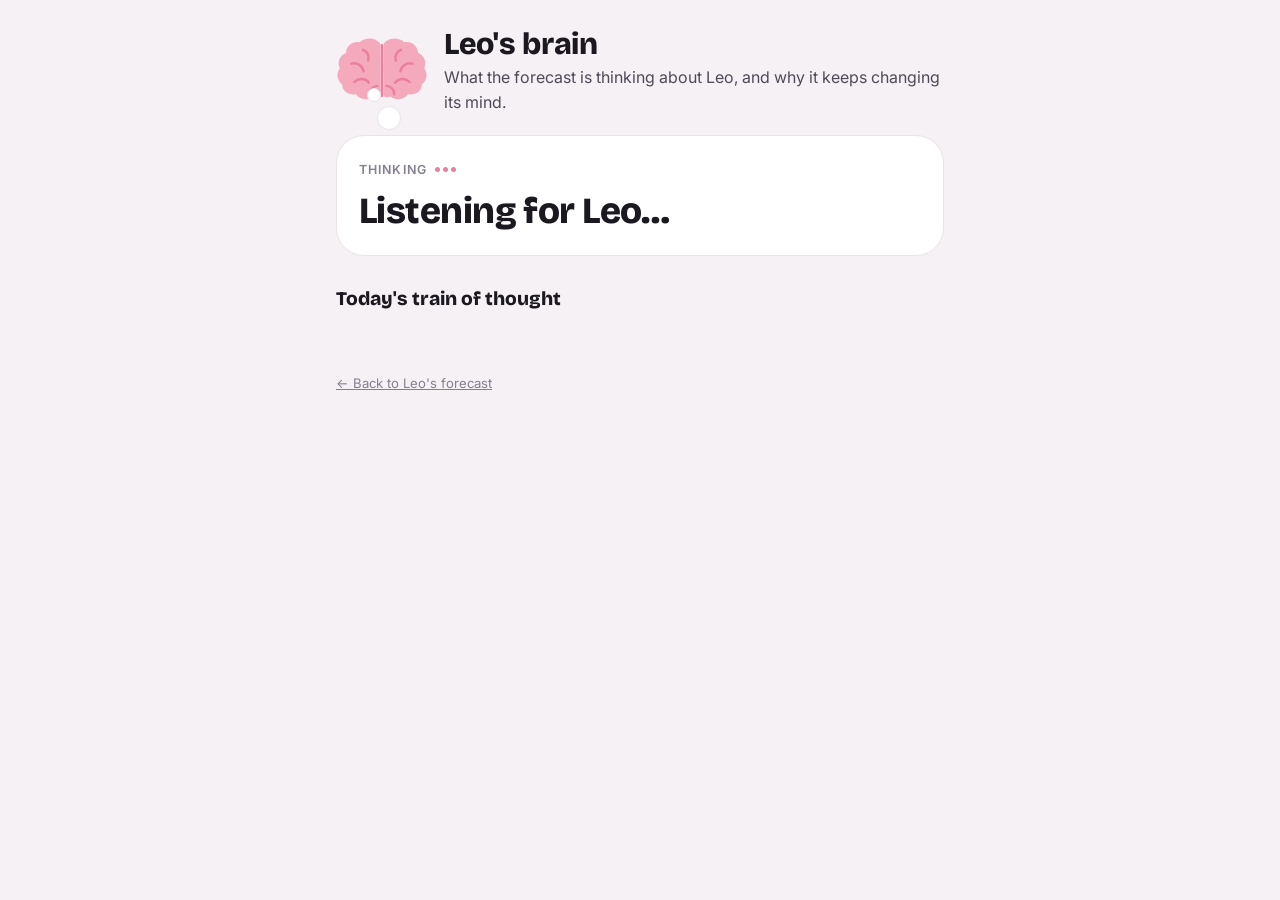
<file: forecast/log-template.html>
<!doctype html>
<html lang="en-GB">
<head>
<meta charset="utf-8">
<meta name="robots" content="noindex, nofollow, noarchive">
<meta name="viewport" content="width=device-width, initial-scale=1, viewport-fit=cover">
<title>Leo's Brain</title>
<meta name="description" content="What Leo's forecast is thinking right now, and how it changed its mind today.">
<meta name="theme-color" content="#f6f1f4">
<link rel="icon" href="data:image/svg+xml,%3Csvg xmlns='http://www.w3.org/2000/svg' viewBox='0 0 100 100'%3E%3Ctext y='.9em' font-size='90'%3E%F0%9F%A7%A0%3C/text%3E%3C/svg%3E">
<link rel="preconnect" href="https://fonts.googleapis.com">
<link rel="stylesheet" href="https://fonts.googleapis.com/css2?family=Bricolage+Grotesque:opsz,wght@12..96,600;12..96,800&family=Inter:wght@400;500;600&display=swap">
<style>
/* Leo's brain: the forecast speaking in first person. One big "right now" thought, then today's train of thought, newest first. */
:root{
  --page:#f6f1f4; --card:#ffffff; --ink:#1b1820; --ink-2:#4f4a57; --muted:#857f8e; --line:#ebe3ea;
  --brain:#f4a9bd; --brain-2:#e9809e; --brain-ink:#8f2c4b; --spark:#ffb547;
  --out:#e2622c; --out-bg:#fde8de; --out-ink:#8a3a12; --home:#2f6fd1; --home-bg:#e6eefb; --home-ink:#1f4f8f;
  --win-bg:#e3f5e8; --win-ink:#1f6b3a;
  --f-display:"Bricolage Grotesque", "Inter", system-ui, sans-serif; --f-body:"Inter", system-ui, -apple-system, "Segoe UI", sans-serif;
}
@media (prefers-color-scheme: dark){:root:not([data-theme="light"]){
  --page:#141116; --card:#1d1920; --ink:#f1edf3; --ink-2:#c3bcc9; --muted:#918a99; --line:#2e2832;
  --brain:#b95f7c; --brain-2:#d97a98; --brain-ink:#f6b9cb; --spark:#ffc46b;
  --out-bg:#3a2218; --out-ink:#f6b493; --home-bg:#1b2a40; --home-ink:#a9c6f3; --win-bg:#173323; --win-ink:#9fe0b4;}}
:root[data-theme="dark"]{
  --page:#141116; --card:#1d1920; --ink:#f1edf3; --ink-2:#c3bcc9; --muted:#918a99; --line:#2e2832;
  --brain:#b95f7c; --brain-2:#d97a98; --brain-ink:#f6b9cb; --spark:#ffc46b;
  --out-bg:#3a2218; --out-ink:#f6b493; --home-bg:#1b2a40; --home-ink:#a9c6f3; --win-bg:#173323; --win-ink:#9fe0b4;}
*{box-sizing:border-box}
html,body{margin:0;background:var(--page);color:var(--ink);font:400 16px/1.55 var(--f-body);-webkit-font-smoothing:antialiased}
.wrap{max-width:640px;margin:0 auto;padding:28px 16px 56px;display:flex;flex-direction:column;gap:20px}
.head{display:flex;align-items:center;gap:16px}
.brain{width:92px;flex:none}
.brain svg{display:block;width:100%;height:auto;overflow:visible}
.brain .lobe{fill:var(--brain)} .brain .fold{fill:none;stroke:var(--brain-2);stroke-width:3.2;stroke-linecap:round}
.brain .spark{fill:var(--spark);opacity:0}
@media (prefers-reduced-motion: no-preference){
  .brain .spark{animation:zap 2.4s ease-in-out infinite}
  .brain .spark:nth-of-type(2){animation-delay:.8s} .brain .spark:nth-of-type(3){animation-delay:1.6s}
  .brain svg{animation:think 4s ease-in-out infinite;transform-origin:50% 60%}
  .dots i{animation:blink 1.4s infinite} .dots i:nth-child(2){animation-delay:.2s} .dots i:nth-child(3){animation-delay:.4s}
}
@keyframes zap{0%,100%{opacity:0;transform:scale(.6)}40%{opacity:1;transform:scale(1)}}
@keyframes think{50%{transform:scale(1.03) rotate(-1deg)}}
@keyframes blink{0%,80%,100%{opacity:.25}40%{opacity:1}}
.brain .spark{transform-box:fill-box;transform-origin:center}
h1{font-family:var(--f-display);font-weight:800;font-size:1.9rem;margin:0;letter-spacing:-.01em;line-height:1.1}
.sub{margin:4px 0 0;color:var(--ink-2)}
.now{position:relative;background:var(--card);border:1px solid var(--line);border-radius:28px;padding:24px 22px 22px;display:flex;flex-direction:column;gap:12px}
.now:before,.now:after{content:"";position:absolute;background:var(--card);border:1px solid var(--line);border-radius:50%}
.now:before{width:22px;height:22px;left:40px;top:-30px} .now:after{width:12px;height:12px;left:30px;top:-48px}
.tag{font-size:.78rem;font-weight:600;letter-spacing:.09em;text-transform:uppercase;color:var(--muted);display:flex;align-items:center;gap:8px}
.dots{display:inline-flex;gap:3px} .dots i{width:5px;height:5px;border-radius:50%;background:var(--brain-2);display:block}
.big{font-family:var(--f-display);font-weight:800;font-size:clamp(1.7rem,6.5vw,2.3rem);line-height:1.12;letter-spacing:-.015em;margin:0;text-wrap:balance}
.big em{font-style:normal;color:var(--brain-2)}
.say{margin:0;color:var(--ink-2);font-size:1.05rem}
.clues{display:flex;flex-wrap:wrap;gap:8px;margin-top:4px}
.clue{font-size:.88rem;background:var(--page);border-radius:999px;padding:6px 12px;color:var(--ink-2)}
h2{font-family:var(--f-display);font-weight:800;font-size:1.2rem;margin:8px 0 0}
.stream{list-style:none;margin:0;padding:0;display:flex;flex-direction:column;gap:14px}
.th{display:grid;grid-template-columns:58px 1fr;gap:12px;align-items:start}
.th time{font-weight:600;font-variant-numeric:tabular-nums;color:var(--muted);font-size:.9rem;padding-top:14px;text-align:right}
.bub{background:var(--card);border:1px solid var(--line);border-radius:6px 20px 20px 20px;padding:12px 15px;display:flex;flex-direction:column;gap:6px}
.bub .ev{font-weight:600;display:flex;align-items:center;gap:8px}
.bub .ev:before{content:"";width:9px;height:9px;border-radius:50%;background:var(--muted);flex:none}
.bub.out .ev:before{background:var(--out)} .bub.home .ev:before{background:var(--home)}
.bub p{margin:0;color:var(--ink-2)}
.bub .guess{display:flex;flex-wrap:wrap;gap:6px;margin-top:2px}
.pill{font-size:.82rem;font-weight:600;border-radius:999px;padding:3px 10px;background:var(--page);color:var(--ink-2)}
.pill.later{background:var(--out-bg);color:var(--out-ink)} .pill.earlier{background:var(--home-bg);color:var(--home-ink)}
.bub.result{background:var(--win-bg);border-color:transparent}
.bub.result .ev:before{background:var(--win-ink)}
.bub.result p{color:var(--ink)}
.fresh{font-size:.82rem;color:var(--muted);margin:0}
a{color:inherit}
.empty{color:var(--muted);margin:0}
</style>
</head>
<body>
<main class="wrap">
  <div class="head">
    <div class="brain" aria-hidden="true"><svg viewBox="0 0 120 100">
      <path class="lobe" d="M58 14c-6-8-20-9-27-2-9-2-18 5-18 14-8 3-12 12-8 20-5 6-4 16 3 21 0 9 9 15 18 13 5 7 16 9 23 3 3 1 6 1 9 0z"/>
      <path class="lobe" d="M62 14c6-8 20-9 27-2 9-2 18 5 18 14 8 3 12 12 8 20 5 6 4 16-3 21 0 9-9 15-18 13-5 7-16 9-23 3-3 1-6 1-9 0z"/>
      <path class="fold" d="M60 16v66M35 22c6 2 9 8 7 14M20 40c8-2 15 3 16 10M24 64c6-6 15-5 19 1M44 80c0-6 4-10 10-11M85 22c-6 2-9 8-7 14M100 40c-8-2-15 3-16 10M96 64c-6-6-15-5-19 1M76 80c0-6-4-10-10-11"/>
      <circle class="spark" cx="30" cy="10" r="5"/><circle class="spark" cx="104" cy="18" r="4"/><circle class="spark" cx="112" cy="70" r="4.5"/>
    </svg></div>
    <div><h1>Leo's brain</h1><p class="sub">What the forecast is thinking about Leo, and why it keeps changing its mind.</p></div>
  </div>

  <section class="now" id="now"><span class="tag">Thinking<span class="dots"><i></i><i></i><i></i></span></span><p class="big">Listening for Leo…</p></section>

  <h2>Today's train of thought</h2>
  <ol class="stream" id="stream"></ol>
  <p class="fresh" id="fresh"></p>
  <p class="fresh"><a href="../">← Back to Leo's forecast</a></p>
</main>
<script>
const toH=s=>{if(!s)return null;const [h,m]=s.split(':').map(Number);return h+m/60};
const fmt=x=>{if(x==null)return'–';x=((x%24)+24)%24;let h=Math.floor(x),m=Math.round((x-h)*60);if(m===60){h=(h+1)%24;m=0}
  if(h===12&&m===0)return'noon';const ap=h<12?'am':'pm';const hh=h%12||12;return m?`${hh}:${String(m).padStart(2,'0')}${ap}`:`${hh}${ap}`};
const q15=x=>Math.round(x*4)/4;
const dur=m=>{m=Math.round(m);if(m<60)return`${m} minutes`;const h=Math.floor(m/60),r=m%60;return `${h} hour${h>1?'s':''}${r?` ${r} min`:''}`};
const uk=ms=>{const p=Object.fromEntries(new Intl.DateTimeFormat('en-GB',{timeZone:'Europe/London',year:'numeric',month:'2-digit',day:'2-digit',hour:'2-digit',minute:'2-digit',hourCycle:'h23'}).formatToParts(new Date(ms)).map(x=>[x.type,x.value]));
  return {date:`${p.year}-${p.month}-${p.day}`,h:+p.hour+(+p.minute)/60}};
__SIM__
const LIVE_URL='https://ntfy.sh/leo-live-8texlivbayux3f4mkn9d/json?poll=1&since=14h';
let F=null, MSG=[], SUN=null;

async function loadAll(){
  try{F=await (await fetch(`../forecast.json?t=${Date.now()}`,{cache:'no-store'})).json()}catch(_){}
  try{const txt=await (await fetch(LIVE_URL,{cache:'no-store'})).text(); const out=[];
    for(const line of txt.split('\n')){let e,m;try{e=JSON.parse(line);m=JSON.parse(e.message)}catch(_){continue}
      if(e.event!=='message'||!m||m.v!==1||typeof m.away!=='boolean'||typeof m.ts!=='number'||m.ts>Date.now()+120000) continue; out.push(m)}
    out.sort((a,b)=>a.ts-b.ts);
    let last={}; for(const m of out){ if(!(m.since>0)&&last[m.away]) m.since=last[m.away]; if(m.since>0) last[m.away]=m.since; }  // board restarts
    MSG=out;}catch(_){}
  if(!SUN){try{const r=await (await fetch('https://api.open-meteo.com/v1/forecast?latitude=52.04&longitude=-0.76&daily=sunset&timezone=Europe%2FLondon&forecast_days=1')).json();SUN=toH(r.daily.sunset[0].slice(11))}catch(_){}}
  draw();
}

// what the forecast believed at moment t: the newest status message, if it was fresh (45 min)
const stateAt=t=>{let m=null;for(const x of MSG){if(x.ts>t)break;m=x}return m&&t-m.ts<45*60000?m:null};

// how sure: the gap between "probably" and "almost certainly"
const sure=r=>{const g=(r.backLate-r.back)*60; return g<=60?'I\'m fairly sure about this one':g<=150?'I have a decent idea':'it\'s a wide guess, he could make a night of it'};

function thoughtFor(r,prev,ctx){
  const {sunset}=ctx, g=fmt(q15(r.back)), late=fmt(q15(r.backLate));
  const moved=prev?Math.round((q15(r.back)-q15(prev.back))*60):0;
  const pill=prev&&moved?`<span class="pill ${moved>0?'later':'earlier'}">${Math.abs(moved)} min ${moved>0?'later':'earlier'}</span>`:'';
  const guess=`<div class="guess"><span class="pill">My guess: home ${g}</span>${pill}</div>`;
  const outFor=r.sinceH!=null?(r.h-r.sinceH)*60:0;
  let cls=r.out?'out':'home', ev, p;
  if(!prev){
    ev=r.out?`Out since ${fmt(r.sinceH)}`:`Home since ${fmt(r.sinceH)}`;
    p=r.out?`He's been out for ${dur(outFor)}. Based on how his days usually go, I think he'll be home around <b>${g}</b>.`
           :`He's home for now. It's early, so I expect him to head out again around ${fmt(q15(r.leave))} and be back for dinner around <b>${g}</b>.`;
  } else if(r.change&&!r.out){
    ev=`He came home at ${fmt(r.sinceH)}`;
    p=r.pLeave>=.5?`It's still early and he isn't usually done for the day yet, so I don't think this is dinner. I reckon he'll pop back out around ${fmt(q15(r.leave))} and come home properly around <b>${g}</b>.`
                  :`This looks like him settling in. I'll keep dinner at about <b>${g}</b>.`;
  } else if(r.change&&r.out){
    const lag=(r.h-r.sinceH)*60;
    ev=`He went out`;
    p=lag>=20?`I last heard him at ${fmt(r.sinceH)}. I wait for 30 quiet minutes before I'm sure he's gone, so I've only just caught up. `:`He's off again. `;
    p+=moved<0?`That actually brings my guess <b>forward</b>: once he's out, he usually comes back for dinner, so I'm now expecting him around <b>${g}</b>.`
              :`I'm expecting him back around <b>${g}</b>.`;
  } else if(!r.out&&r.quiet>=10){
    ev=`It's gone quiet`;
    p=`I haven't heard him for ${Math.round(r.quiet)} minutes. He's probably slipped out, but I don't say so until it's been 30 minutes, so for now I'm still assuming he's indoors. That's why my guess is creeping later to <b>${g}</b>.`;
  } else if(r.out){
    ev=`Still out (${dur(outFor)})`;
    const dark=r.h>sunset+.25;
    if(moved>0) p=dark?`The sun went down at ${fmt(sunset)} and he's still not back. When he stays out past dusk he often makes a long evening of it, so I'm pushing my guess later, to <b>${g}</b>.`
                      :`He's still out. The longer he's away without popping back, the less likely a quick return is, so I'm nudging my guess a little later, to <b>${g}</b>.`;
    else if(moved<0) p=`Getting closer to his usual dinner time. I'm bringing my guess forward to <b>${g}</b>.`;
    else p=`Nothing surprising yet. I'm sticking with about <b>${g}</b>.`;
  } else {
    ev=`Still home`; p=`He's settled indoors. Dinner around <b>${g}</b> still looks right.`;
  }
  return {cls,ev,p,guess};
}

function draw(){
  const now=Date.now(), today=uk(now).date, nowH=uk(now).h, sunset=SUN||toH(F?.today?.weather?.sunset)||16;
  const fresh=document.getElementById('fresh'), nowEl=document.getElementById('now'), stream=document.getElementById('stream');
  if(!F||!F.model||!MSG.length){nowEl.querySelector('.big').textContent='I can\'t hear the scanner right now.';stream.innerHTML='<li class="empty">My thoughts will appear here once the scanner checks in.</li>';fresh.textContent='';return}

  // moments worth a thought: every 30 min from 11am, every out/home change, and now
  const t0=Math.max(MSG[0].ts, now-(nowH-11)*3600000), ticks=new Map();
  for(let t=Math.ceil(t0/1800000)*1800000;t<=now;t+=1800000) ticks.set(t,false);
  MSG.forEach((m,i)=>{const p=MSG[i-1]; if(m.ts>=t0&&p&&(p.away!==m.away)) ticks.set(m.ts+60000,true)});
  ticks.set(now,false);
  const rows=[...ticks.entries()].sort((a,b)=>a[0]-b[0]).map(([t,change])=>{const m=stateAt(t); if(!m) return null;
    const h=uk(t).h, sinceH=m.since>0?uk(m.since).h:null, S=simulateRest(F,today,h,m.away,sinceH,sunset);
    const quiet=(m.heard_ago_s||0)/60+(t-m.ts)/60000;
    return S&&S.back!=null?{t,h,out:m.away,sinceH,quiet,change,...S}:null}).filter(Boolean);

  // build thoughts; skip repeats that say nothing new; add a "how did I do?" when he comes home
  const thoughts=[]; let prev=null, tripGuesses=[];
  rows.forEach((r,i)=>{
    const isNow=i===rows.length-1;
    if(prev&&!r.change&&!isNow&&prev.out===r.out&&q15(prev.back)===q15(r.back)&&!(!r.out&&r.quiet>=10)) return;
    if(r.change&&!r.out&&prev&&prev.out&&tripGuesses.length&&r.pLeave<.5){  // only score the homecoming I was predicting (dinner), not a quick pop-in
      const a=r.sinceH, firstG=tripGuesses[0], lastG=tripGuesses[tripGuesses.length-1];
      const off=Math.round((a-q15(firstG.back))*60), off2=Math.round((a-q15(lastG.back))*60);
            thoughts.push({t:r.t,h:a,cls:'result',ev:'How did I do?',p:`When he went out I guessed <b>${fmt(q15(firstG.back))}</b>; he walked in at <b>${fmt(a)}</b>. ${Math.abs(off)<=15?'Spot on.':off<0?`He was ${Math.abs(off)} minutes earlier than I thought.`:`He was ${off} minutes later than I thought.`}${tripGuesses.length>1&&lastG!==firstG?` My last guess before he arrived was ${fmt(q15(lastG.back))} (${Math.abs(off2)<=15?'spot on':Math.abs(off2)+' min '+(off2<0?'too late':'too early')}).`:''}`,guess:''});
    }
    if(r.change) tripGuesses=[];
    if(r.out) tripGuesses.push(r);
    thoughts.push({t:r.t,h:r.h,isNow,...thoughtFor(r,prev,{sunset})});
    prev=r;
  });

  // right now
  const N=rows[rows.length-1], outFor=N.sinceH!=null?(nowH-N.sinceH)*60:0;
  const big=N.out?`I think Leo will be home around <em>${fmt(q15(N.back))}</em>.`
    :N.pLeave>=.5?`I think Leo will head out again around <em>${fmt(q15(N.leave))}</em>, and be home for dinner about <em>${fmt(q15(N.back))}</em>.`
    :`Leo's home. Dinner around <em>${fmt(q15(N.back))}</em>.`;
  const last=thoughts.filter(x=>x.isNow).pop();
  const clues=[
    N.sinceH!=null?`${N.out?'🚶 Out':'🏠 Home'} for ${dur(outFor)}`:null,
    nowH<sunset?`🌅 Sunset at ${fmt(sunset)}. He usually heads home around then`:`🌙 Dark since ${fmt(sunset)}`,
    `🎯 ${sure(N).replace(/^./,c=>c.toUpperCase())}. Almost certainly home by ${fmt(q15(N.backLate))}`,
  ].filter(Boolean);
  nowEl.innerHTML=`<span class="tag">Right now I'm thinking<span class="dots"><i></i><i></i><i></i></span></span><p class="big">${big}</p><p class="say">${last?last.p.replace(/<b>|<\/b>/g,''):''}</p><div class="clues">${clues.map(c=>`<span class="clue">${c}</span>`).join('')}</div>`;

  // today's train of thought, newest first (the "now" one is already shown above)
  stream.innerHTML=thoughts.filter(x=>!x.isNow).reverse().map(x=>`<li class="th"><time>${fmt(x.h)}</time><div class="bub ${x.cls}"><span class="ev">${x.ev}</span><p>${x.p}</p>${x.guess}</div></li>`).join('')||'<li class="empty">Nothing new to think about yet today.</li>';
  const age=Math.round((now-MSG[MSG.length-1].ts)/60000);
  fresh.textContent=`Listening to the scanner live · last heard from it ${age<2?'just now':age+' min ago'}. My guesses come from the same model as the forecast page, re-run every minute.`;
}
loadAll(); setInterval(loadAll,60000);
document.addEventListener('visibilitychange',()=>{if(!document.hidden)loadAll()});
</script>
</body>
</html>
</file>
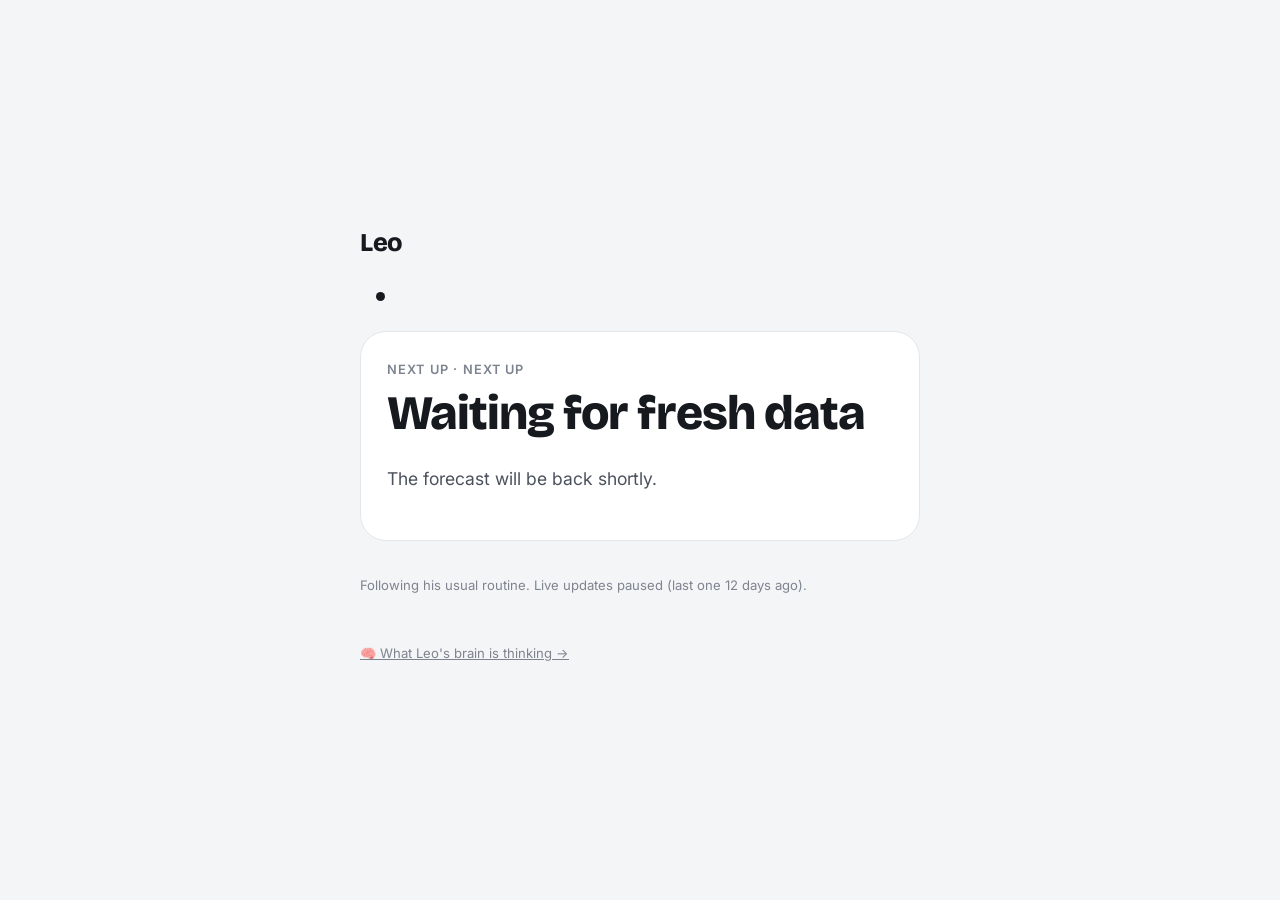
<file: forecast/page-template.html>
<!doctype html>
<html lang="en-GB">
<head>
<meta charset="utf-8">
<meta name="robots" content="noindex, nofollow, noarchive">
<meta name="viewport" content="width=device-width, initial-scale=1, viewport-fit=cover">
<title>Leo's Forecast</title>
<meta name="description" content="What Leo the cat needs next: breakfast, snack, dinner or bedtime.">
<meta property="og:title" content="Leo's Forecast">
<meta property="og:description" content="What Leo the cat needs next.">
<meta name="theme-color" content="#f4f5f7">
<link rel="icon" href="data:image/svg+xml,%3Csvg xmlns='http://www.w3.org/2000/svg' viewBox='0 0 100 100'%3E%3Ctext y='.9em' font-size='90'%3E%F0%9F%90%88%3C/text%3E%3C/svg%3E">
<link rel="preconnect" href="https://fonts.googleapis.com">
<link rel="stylesheet" href="https://fonts.googleapis.com/css2?family=Bricolage+Grotesque:opsz,wght@12..96,600;12..96,800&family=Inter:wght@400;500;600&display=swap">
<style>
/* Layout: one screen, one answer. Status pill, then a single "next up" card. */
:root{
  --page:#f4f5f7; --card:#ffffff; --ink:#16191e; --ink-2:#4b525c; --muted:#7d848f; --line:#e3e6eb;
  --out:#eb6834; --out-bg:#fde8de; --out-ink:#8a3a12; --home-bg:#e6eefb; --home-ink:#1f4f8f; --warn-bg:#fff1cc; --warn-ink:#7a5200;
  --f-display:"Bricolage Grotesque", "Inter", system-ui, sans-serif; --f-body:"Inter", system-ui, -apple-system, "Segoe UI", sans-serif;
}
@media (prefers-color-scheme: dark){:root:not([data-theme="light"]){
  --page:#101215; --card:#1a1d22; --ink:#eef0f3; --ink-2:#c0c6cf; --muted:#8c939d; --line:#2b3037;
  --out:#d95926; --out-bg:#3b2014; --out-ink:#f4ab89; --home-bg:#18263a; --home-ink:#9cc0ef; --warn-bg:#352a10; --warn-ink:#f0d48a; color-scheme:dark;}}
html,body{height:100%}
*{box-sizing:border-box}
body{margin:0;background:var(--page);color:var(--ink);font-family:var(--f-body);font-size:17px;line-height:1.5;
  padding-left:max(16px, env(safe-area-inset-left, 0px));padding-right:max(16px, env(safe-area-inset-right, 0px));padding-block:24px}
.wrap{max-width:560px;min-height:100%;margin:0 auto;display:flex;flex-direction:column;justify-content:center;gap:22px}
.top{display:flex;align-items:flex-end;justify-content:space-between;gap:12px}
h1{font-family:var(--f-display);font-weight:800;font-size:1.6rem;margin:0;letter-spacing:-.01em}
.top .cat{width:150px;flex:none}
.top .cat svg{max-height:44px}
.now{display:inline-flex;align-items:center;gap:9px;align-self:flex-start;border-radius:999px;padding:8px 16px;font-weight:600}
.now.out{background:var(--out-bg);color:var(--out-ink)} .now.home{background:var(--home-bg);color:var(--home-ink)}
.now i{width:9px;height:9px;border-radius:50%;background:currentColor}
@media (prefers-reduced-motion: no-preference){.now i{animation:pulse 2s ease-in-out infinite}}
@keyframes pulse{50%{opacity:.3}}
.next{background:var(--card);border:1px solid var(--line);border-radius:26px;padding:28px 26px 30px;display:flex;flex-direction:column;gap:10px}
.next.warn{background:var(--warn-bg);border-color:transparent}
.label{font-size:.8rem;font-weight:600;letter-spacing:.09em;text-transform:uppercase;color:var(--muted)}
.what{font-family:var(--f-display);font-weight:800;font-size:clamp(2.1rem,9vw,3rem);line-height:1.02;letter-spacing:-.02em;text-wrap:balance}
.what em{font-style:normal;color:var(--out)}
.why{font-size:1.1rem;color:var(--ink-2)}
.count{font-size:.95rem;color:var(--muted)}
.fresh{font-size:.82rem;color:var(--muted)}
__CATCSS__
</style>
</head>
<body>
<main class="wrap">
  <div class="top"><h1>Leo</h1><div class="cat anim" data-scene="stroll"></div></div>
  <span class="now" id="now" hidden><i></i><span></span></span>
  <section class="next" id="next">
    <span class="label">Next up</span>
    <div class="what">Checking on Leo…</div>
  </section>
  <p class="fresh" id="fresh"></p>
  <p class="fresh"><a href="log/" style="color:inherit">🧠 What Leo's brain is thinking →</a></p>
</main>
<script>
const reduce=matchMedia('(prefers-reduced-motion: reduce)').matches;
__CATLIB__
</script>
<script>
const toH=s=>{if(!s)return null;const [h,m]=s.split(':').map(Number);return h+m/60};
const fmt=x=>{if(x==null)return'–';x=((x%24)+24)%24;let h=Math.floor(x),m=Math.round((x-h)*60);if(m===60){h=(h+1)%24;m=0}
  if(h===12&&m===0)return'noon';const ap=h<12?'am':'pm';const hh=h%12||12;return m?`${hh}:${String(m).padStart(2,'0')}${ap}`:`${hh}${ap}`};
const q15=x=>Math.round(x*4)/4, r5=x=>Math.round(x*12)/12;
const ukParts=()=>{const p=Object.fromEntries(new Intl.DateTimeFormat('en-GB',{timeZone:'Europe/London',year:'numeric',month:'2-digit',day:'2-digit',hour:'2-digit',minute:'2-digit',hourCycle:'h23'}).formatToParts(new Date()).map(x=>[x.type,x.value]));
  return {date:`${p.year}-${p.month}-${p.day}`,h:+p.hour+(+p.minute)/60}};
const inT=(from,to)=>{const m=Math.round((to-from)*60);if(m<=0)return'';if(m<60)return`in ${m} min`;const h=Math.floor(m/60),r=m%60;return`in ${h}h${r?` ${String(r).padStart(2,'0')}m`:''}`};
let F=null;

// today's plan: the live card if it's for today, otherwise today's forecast from the day list
const STALE_MIN=150;
const isStale=F=>(Date.now()-new Date(F.generated))/60000>STALE_MIN;
// Live status straight from the scanner (it posts on every out/home change + every 20 min).
const LIVE_URL='https://ntfy.sh/leo-live-8texlivbayux3f4mkn9d/json?poll=1&since=3h';
let L=null;
const liveFresh=()=>!!(L&&Date.now()-L.ts<45*60000);
const ukHM=ms=>new Intl.DateTimeFormat('en-GB',{timeZone:'Europe/London',hour:'2-digit',minute:'2-digit',hourCycle:'h23'}).format(new Date(ms));
async function loadLive(){
  try{
    const txt=await (await fetch(LIVE_URL,{cache:'no-store'})).text();
    let best=null;
    for(const line of txt.split('\n')){
      let e,m; try{e=JSON.parse(line);m=JSON.parse(e.message)}catch(_){continue}
      // only well-formed status messages; anything else on the channel is ignored
      if(e.event!=='message'||!m||m.v!==1||typeof m.away!=='boolean'||typeof m.ts!=='number'||m.ts>Date.now()+120000||m.ts<Date.now()-864e5) continue;
      if(!best||m.ts>best.ts) best=m;
    }
    if(best&&!(best.since>0)){  // board restarted: carry over the last known time for the same state
      let prev=null;
      for(const line of txt.split('\n')){let e,m;try{e=JSON.parse(line);m=JSON.parse(e.message)}catch(_){continue}
        if(m&&m.v===1&&m.away===best.away&&m.since>0&&m.ts<=best.ts&&(!prev||m.ts>prev.ts)) prev=m;}
      if(prev) best={...best,since:prev.since};
    }
    if(best){L=best;render();}
  }catch(_){}
}
function today(F,date){
  const base=todayBase(F,date); if(!base) return null;
  if(liveFresh()){const st=L.away?'out':'home', same=base.state===st;
    return {...base,state:st,since:L.since>0?ukHM(L.since):(same?base.since:null)};}
  return isStale(F)?{...base,state:null}:base;
}
// Fallback for days not in the published forecast: Leo's learned habits + today's sun times,
// fetched by the browser itself (no server, no Mac).
let SUN={};
async function loadSun(){
  try{const r=await (await fetch('https://api.open-meteo.com/v1/forecast?latitude=52.04&longitude=-0.76&daily=sunrise,sunset,temperature_2m_min,temperature_2m_max,precipitation_sum&timezone=Europe%2FLondon&forecast_days=3')).json();
    r.daily.time.forEach((d,i)=>SUN[d]={sunrise:r.daily.sunrise[i].slice(11),sunset:r.daily.sunset[i].slice(11),t_min:r.daily.temperature_2m_min[i],t_max:r.daily.temperature_2m_max[i],rain_mm:r.daily.precipitation_sum[i]});
    render();}catch(_){}
}
function fromHabits(F,date){
  const P=F.params, s=SUN[date]; if(!P||!s) return null;
  const we=[0,6].includes(new Date(date+'T12:00:00Z').getUTCDay()), ex=we?P.exit_weekend_min:P.exit_weekday_min, tv=P.tea_vs_sunset_min;
  const sr=toH(s.sunrise), ss=toH(s.sunset), hm=x=>{const h=Math.floor(x),m=Math.round((x-h)*60);return `${String(h).padStart(2,'0')}:${String(m%60).padStart(2,'0')}`};
  return {date,exit:hm(sr+ex[0]/60),tea:hm(ss+tv[0]/60),tea_range:[hm(ss+tv[1]/60),hm(ss+tv[2]/60)],weather:s};
}
// ---- the model, running in the browser from Leo's live state ----
// ==SIM== (shared with log/ by build_page.py)
function hazP(M,x){if(!M)return .05;if(M.type==='const')return M.p;let z=M.b;M.names.forEach((n,i)=>{const v=x[n];z+=M.w[i]*((v==null?M.mean[i]:v)-M.mean[i])/M.scale[i]});return 1/(1+Math.exp(-z))}
function rng(seed){return()=>{seed|=0;seed=seed+0x6D2B79F5|0;let t=Math.imul(seed^seed>>>15,1|seed);t=t+Math.imul(t^t>>>7,61|t)^t;return((t^t>>>14)>>>0)/4294967296}}
const SIMC={};
function simulateRest(F,date,h,out,sinceH,sunsetH){
  const key=[date,out,sinceH,Math.ceil(h*4)].join('|'); if(SIMC[key])return SIMC[key];
  const Mo=F.model; if(!Mo)return null;
  const we=[0,6].includes(new Date(date+'T12:00:00Z').getUTCDay())?1:0, rand=rng(key.split('').reduce((a,c)=>a*31+c.charCodeAt(0)|0,7));
  const start=Math.ceil(h*4)/4, N=2000, leaves=[], backs=[];
  for(let r=0;r<N;r++){let st=out,d=Math.max(0,(h-(sinceH??h))*60),lv=null,bk=null;
    for(let s=start;s<24;s+=.25){const tt=s*2*Math.PI/24,x={c1:Math.cos(tt),s1:Math.sin(tt),c2:Math.cos(2*tt),s2:Math.sin(2*tt),weekend:we,sunset:sunsetH-s,dur:Math.log1p(d)};
      const p=st?hazP(Mo.return,x):hazP(Mo.leave,x);
      if(rand()<p){ if(!st){if(lv==null)lv=s+.25} else {if(bk==null&&(out||lv!=null))bk=s+.25} st=!st;d=0;} else d+=15;
      if(bk!=null&&(out||lv!=null))break;}
    leaves.push(lv);backs.push(bk);}
  const q=(a,p)=>{const v=a.filter(x=>x!=null).sort((x,y)=>x-y);return v.length?v[Math.min(v.length-1,Math.floor(p*v.length))]:null};
  return SIMC[key]={pLeave:leaves.filter(x=>x!=null).length/N,leave:q(leaves,.5),back:q(backs,.5),backLate:q(backs,.85)};
}
// ==/SIM==

function todayBase(F,date){
  if(F.today&&F.today.date===date) return F.today;
  const d=(F.days||[]).find(x=>x.date===date)||fromHabits(F,date);
  return d?{date,state:null,since:null,events:[],exit_actual:null,exit_expected:d.exit,tea_actual:null,tea_expected:d.tea,tea_range:d.tea_range,weather:d.weather}:null;
}
function tomorrowExit(F,date){let d=(F.days||[]).find(x=>x.date>date);
  if(!d){const k=Object.keys(SUN).find(x=>x>date); d=k&&fromHabits(F,k);} return d?toH(d.exit):null}

function decide(F){
  const {date,h}=ukParts(), T=today(F,date), H=F.habits||{}, snack=toH(H.snack), bed=toH(H.bedtime)||21.5;
  if(!T) return {label:'Next up',what:'Waiting for fresh data',why:'The forecast will be back shortly.'};
  if(T.state==null) return byClock(T,h,snack,bed,F,date);
  const out=T.state==='out', exitE=toH(T.exit_expected), tea=toH(T.tea_expected), teaEnd=T.tea_range?toH(T.tea_range[1]):tea+.75;
  const left=!!T.exit_actual||out||(T.events||[]).length>0||(!T.exit_actual&&!(T.events||[]).length&&h>exitE+1);
  const popped=(T.events||[]).some((e,i,a)=>e.back&&a[i+1]&&toH(e.back)>=9.5&&toH(e.back)<=12);
  const sinceH=T.since?toH(T.since):null, teaStart=T.tea_range?toH(T.tea_range[0]):tea-.75;
  const teaDone=!!T.tea_actual||(!out&&left&&((sinceH!=null&&sinceH>=teaStart-.75&&sinceH<=h)||h>=tea));
  const bfast=x=>({label:'Breakfast',what:`Have it down by <em>${fmt(q15(x-10/60))}</em>`,why:`He'll head out around ${fmt(r5(x))}.`,at:q15(x-10/60)});

  if(h<5) return bfast(exitE);
  if(!left) return bfast(exitE);
  if(!teaDone&&h<12&&snack&&!popped&&h<snack+.75){
    if(!out) return {label:'Snack',what:'He\'s popped in',why:'Probably after a snack. He\'ll likely head out again soon.'};
    return {label:'Snack',what:`Around <em>${fmt(q15(snack))}</em>`,why:'He often pops in mid-morning. Leave a little something out.',at:q15(snack)};
  }
  if(!teaDone&&h>=11){
    const sunsetH=toH((SUN[date]||T.weather||{}).sunset)||16, S=simulateRest(F,date,h,out,sinceH,sunsetH);
    if(S&&S.back!=null){
      if(!out&&S.pLeave>=.5){const din=Math.max(S.back,tea), ready=q15(din-10/60);
        return {label:'Dinner',what:`Dinner around <em>${fmt(q15(din))}</em>`,why:`He's popped home early and will probably head out again around ${fmt(r5(S.leave))}.`,at:ready};}
      if(!out) return {label:'Dinner',what:`Dinner at <em>${fmt(q15(tea-10/60))}</em>`,why:`He's home, and will probably stay in.`,at:q15(tea-10/60)};
      const back=S.back, ready=q15(back-10/60);
      if(h<back) return {label:'Dinner',what:`Get it ready for <em>${fmt(ready)}</em>`,why:`He should be home around ${fmt(r5(back))}.`,at:ready};
      if(h<(S.backLate||back+.75)) return {label:'Dinner',what:'He\'s due home <em>any minute</em>',why:`He's usually back by ${fmt(q15(S.backLate||back+.75))}.`};
    }
  }
  if(!teaDone){
    const ready=q15(tea-10/60);
    if(!out&&h>=11) return {label:'Dinner',what:`Dinner at <em>${fmt(ready)}</em>`,why:`He's popped home early. He may head out again, but plan on ${fmt(ready)}.`,at:ready};
    if(h<tea) return {label:'Dinner',what:`Get it ready for <em>${fmt(ready)}</em>`,why:`He should be home around ${fmt(r5(tea))}.`,at:ready};
    if(h<teaEnd) return {label:'Dinner',what:'He\'s due home <em>any minute</em>',why:`He's usually back by ${fmt(q15(teaEnd))}.`};
    return {label:'Dinner',what:'Running late for dinner',why:`He's usually home by ${fmt(q15(teaEnd))}. Worth a look outside.`,warn:true};
  }
  if(out&&h>=22.5) return {label:'Bedtime',what:'Time to call him in',why:`He's still out, and it's past 10:30pm.`,warn:true};
  if(out) return {label:'Bedtime',what:`Check on him at <em>10:30pm</em>`,why:'He\'s out for an evening stroll. He\'s usually back within the hour.',at:22.5};
  if(h<bed) return {label:'Bedtime',what:`He's in for the night by <em>~${fmt(q15(bed))}</em>`,why:'If he pops out again, check on him at 10:30pm.',at:q15(bed)};
  const te=tomorrowExit(F,date);
  return te?{...bfast(te),label:'Tomorrow\'s breakfast',at:null}:{label:'Bedtime',what:'He\'s in for the night',why:'Sleep well, Leo.'};
}

function byClock(T,h,snack,bed,F,date){  // live data paused: follow his usual day
  const exitE=toH(T.exit_actual||T.exit_expected), tea=toH(T.tea_actual||T.tea_expected), teaEnd=T.tea_range?toH(T.tea_range[1]):tea+.75;
  const bfast=x=>({label:'Breakfast',what:`Have it down by <em>${fmt(q15(x-10/60))}</em>`,why:`He usually heads out around ${fmt(r5(x))}.`,at:q15(x-10/60)});
  if(h<exitE) return bfast(exitE);
  if(snack&&h<snack+.5) return {label:'Snack',what:`Around <em>${fmt(q15(snack))}</em>`,why:'He often pops in mid-morning. Leave a little something out.',at:q15(snack)};
  if(h<tea) return {label:'Dinner',what:`Get it ready for <em>${fmt(q15(tea-10/60))}</em>`,why:`He's usually home around ${fmt(r5(tea))}.`,at:q15(tea-10/60)};
  if(h<teaEnd) return {label:'Dinner',what:'He\'s due home <em>about now</em>',why:`He's usually back by ${fmt(q15(teaEnd))}.`};
  if(h<22.5) return {label:'Bedtime',what:`Check he's in by <em>10:30pm</em>`,why:`He's usually in for the night by about ${fmt(q15(bed))}.`,at:22.5};
  const te=tomorrowExit(F,date);
  return te?{...bfast(te),label:'Tomorrow\'s breakfast',at:null}:{label:'Bedtime',what:'He should be in for the night',why:'Sleep well, Leo.'};
}

function render(){
  if(!F) return;
  const {h,date}=ukParts(), n=decide(F), T=today(F,date);
  const pill=document.getElementById('now');
  const stale=!T||T.state==null;
  if(stale) pill.hidden=true;
  else if(T&&T.since){pill.hidden=false;pill.className=`now ${T.state}`;pill.querySelector('span').textContent=`${T.state==='out'?'Out':'Home'} since ${fmt(toH(T.since))}`;}
  const el=document.getElementById('next');
  el.className='next'+(n.warn?' warn':'');
  el.innerHTML=`<span class="label">Next up · ${n.label}</span><div class="what">${n.what}</div>${n.why?`<p class="why">${n.why}</p>`:''}${n.at!=null&&n.at>h?`<p class="count">${inT(h,n.at)}</p>`:''}`;
  const age=Math.round((Date.now()-new Date(F.generated))/60000);
  document.getElementById('fresh').textContent=stale?`Following his usual routine. Live updates paused (last one ${age<1440?Math.round(age/60)+' h':Math.round(age/1440)+' days'} ago).`
    :(()=>{const a2=liveFresh()?Math.round((Date.now()-L.ts)/60000):age;return a2<2?'Live · just updated':`Live · updated ${a2} min ago`})();
}
async function load(){try{const r=await fetch(`forecast.json?t=${Date.now()}`,{cache:'no-store'});F=await r.json();render();}catch(e){}}
load(); loadLive(); loadSun(); setInterval(loadSun,6*3600000); setInterval(load,300000); setInterval(loadLive,60000); setInterval(render,30000);
document.addEventListener('visibilitychange',()=>{if(!document.hidden){load();loadLive()}});
</script>
</body>
</html>
</file>
